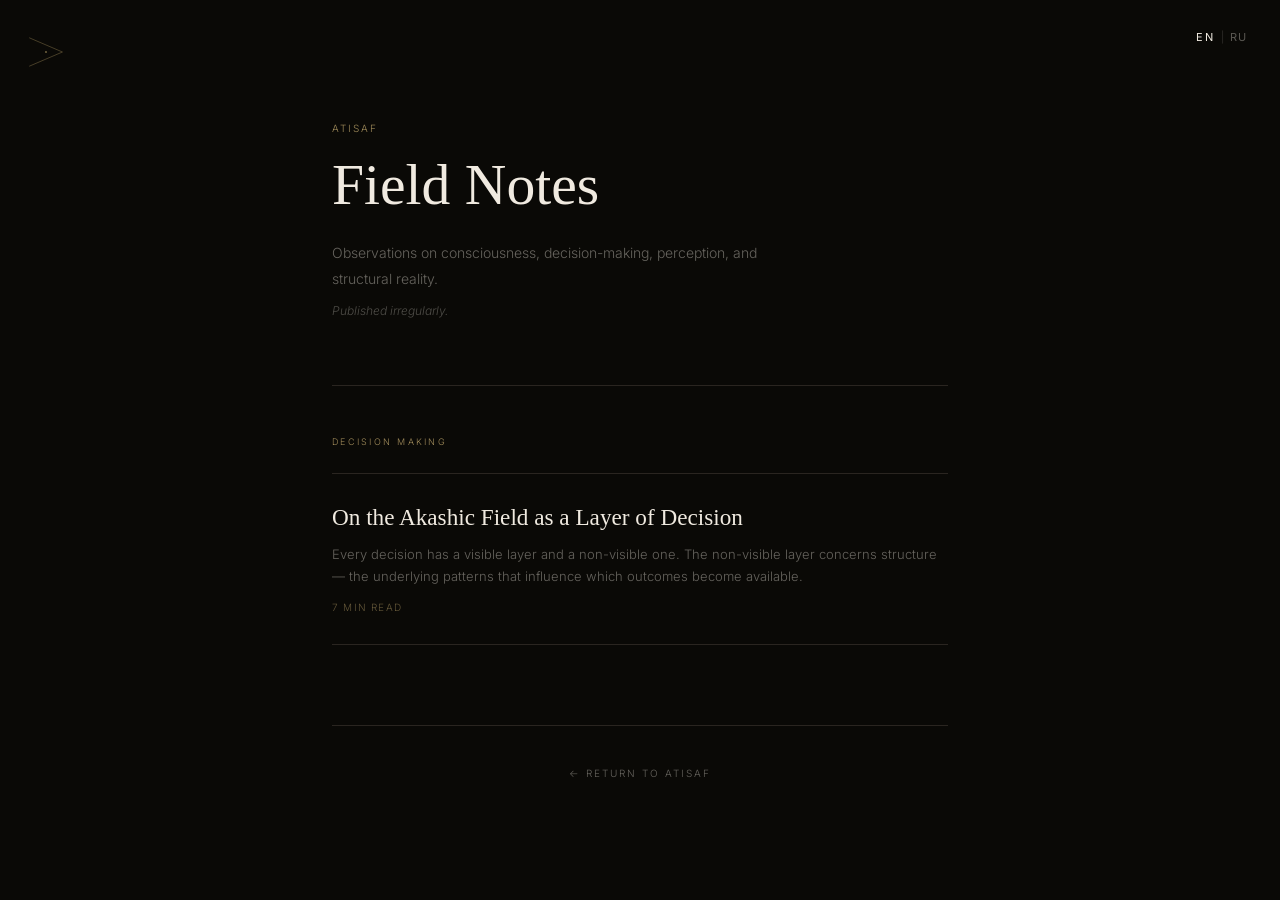
<file: notes/index.html>
<!DOCTYPE html>
<html lang="en">
<head>
<!-- Google tag (gtag.js) -->
<script async src="https://www.googletagmanager.com/gtag/js?id=G-1PYNWFEK0X"></script>
<script>
  window.dataLayer = window.dataLayer || [];
  function gtag(){dataLayer.push(arguments);}
  gtag("js", new Date());
  gtag("config", "G-1PYNWFEK0X");
</script>
    <meta charset="UTF-8">
    <meta name="viewport" content="width=device-width, initial-scale=1.0">
    <meta name="description" content="Field Notes from ATISAF — observations on consciousness, decision-making, perception, and structural reality.">
    <link rel="canonical" href="https://atisaf.com/notes/">
    <meta property="og:title" content="Field Notes | ATISAF">
    <meta property="og:url" content="https://atisaf.com/notes/">
    <title>Field Notes | ATISAF</title>
    <link rel="icon" type="image/svg+xml" href="../favicon.svg">
    <link rel="preconnect" href="https://fonts.googleapis.com">
    <link rel="preconnect" href="https://fonts.gstatic.com" crossorigin>
    <link href="https://fonts.googleapis.com/css2?family=Cormorant+Garant:ital,wght@0,300;0,400;0,500;1,300;1,400&family=Inter:wght@300;400&display=swap" rel="stylesheet">
    <style>
        :root {
            --bg:     #0A0906;
            --text:   #F0EAE0;
            --accent: #A08B5A;
            --muted:  rgba(240,234,224,0.4);
            --line:   #2A2520;
            --serif:  "Cormorant Garant", Georgia, serif;
            --sans:   "Inter", system-ui, sans-serif;
        }
        *, *::before, *::after { box-sizing: border-box; margin: 0; padding: 0; }
        html, body { background-color: #0A0906; }
        body {
            color: #F0EAE0;
            font-family: "Inter", system-ui, sans-serif;
            font-size: 16px;
            line-height: 1.7;
            font-weight: 300;
            min-height: 100vh;
        }
        .logo-fixed {
            position: fixed;
            top: 24px;
            left: 28px;
            z-index: 100;
            opacity: 0.7;
            text-decoration: none;
        }
        .logo-fixed svg { width: 36px; height: 56px; }
        .lang-switch {
            position: fixed;
            top: 28px;
            right: 32px;
            display: flex;
            align-items: center;
            gap: 6px;
            z-index: 100;
        }
        .lang-btn {
            background: none;
            border: none;
            font-family: "Inter", system-ui, sans-serif;
            font-size: 11px;
            letter-spacing: 0.15em;
            text-transform: uppercase;
            color: rgba(240,234,224,0.35);
            cursor: pointer;
            padding: 0;
            transition: color 0.3s;
        }
        .lang-btn.active, .lang-btn:hover { color: #F0EAE0; }
        .lang-sep { color: rgba(240,234,224,0.2); font-size: 11px; }
        .container {
            max-width: 680px;
            margin: 0 auto;
            padding: 120px 32px 80px;
        }
        .page-label {
            font-size: 10px;
            letter-spacing: 0.2em;
            text-transform: uppercase;
            color: #A08B5A;
            margin-bottom: 16px;
        }
        .page-title {
            font-family: "Cormorant Garant", Georgia, serif;
            font-size: clamp(2.4rem, 5vw, 3.6rem);
            font-weight: 300;
            line-height: 1.1;
            color: #F0EAE0;
            margin-bottom: 24px;
        }
        .page-desc {
            font-size: 14px;
            color: rgba(240,234,224,0.4);
            line-height: 1.8;
            max-width: 480px;
        }
        .divider {
            border: none;
            border-top: 1px solid #2A2520;
            margin: 48px 0;
        }
        .category-section { margin-bottom: 48px; }
        .category-label {
            font-size: 9px;
            letter-spacing: 0.25em;
            text-transform: uppercase;
            color: #A08B5A;
            margin-bottom: 24px;
        }
        .note-entry {
            padding: 28px 0;
            border-bottom: 1px solid #2A2520;
            text-decoration: none;
            display: block;
            transition: opacity 0.3s;
        }
        .note-entry:first-of-type { border-top: 1px solid #2A2520; }
        .note-entry:hover { opacity: 0.7; }
        .note-title {
            font-family: "Cormorant Garant", Georgia, serif;
            font-size: 1.45rem;
            font-weight: 400;
            color: #F0EAE0;
            line-height: 1.3;
            margin-bottom: 10px;
        }
        .note-excerpt {
            font-size: 13px;
            color: rgba(240,234,224,0.4);
            line-height: 1.7;
            margin-bottom: 12px;
        }
        .note-meta {
            font-size: 10px;
            letter-spacing: 0.12em;
            text-transform: uppercase;
            color: #A08B5A;
            opacity: 0.6;
        }
        .page-footer {
            margin-top: 80px;
            padding-top: 32px;
            border-top: 1px solid #2A2520;
            text-align: center;
        }
        .footer-link {
            font-size: 10px;
            letter-spacing: 0.2em;
            text-transform: uppercase;
            color: rgba(240,234,224,0.4);
            text-decoration: none;
            transition: color 0.3s;
        }
        .footer-link:hover { color: #F0EAE0; }
    </style>
</head>
<body>

<a href="https://atisaf.com/" class="logo-fixed" aria-label="ATISAF">
    <svg viewBox="0 0 92 80" fill="none" xmlns="http://www.w3.org/2000/svg">
        <polyline points="4,76 88,40 4,4" stroke="#A08B5A" stroke-width="1.5" fill="none" stroke-linecap="round" stroke-linejoin="round"/>
        <circle cx="46" cy="40" r="2.5" fill="#A08B5A"/>
    </svg>
</a>

<div class="lang-switch">
    <button class="lang-btn" data-lang="en">EN</button>
    <span class="lang-sep">|</span>
    <button class="lang-btn" data-lang="ru">RU</button>
</div>

<div class="container">
    <header style="margin-bottom:64px;">
        <p class="page-label">ATISAF</p>
        <h1 class="page-title" data-i18n="pageTitle">Field Notes</h1>
        <p class="page-desc" data-i18n="pageDescMain">Observations on consciousness, decision-making, perception, and structural reality.</p>
        <p style="font-size:12px;color:rgba(240,234,224,0.3);font-style:italic;margin-top:10px;" data-i18n="pageDescNote">Published irregularly.</p>
    </header>

    <hr class="divider">

    <section class="category-section">
        <p class="category-label" data-i18n="cat1">Decision Making</p>
        <a href="/notes/akashic-field-decision/" class="note-entry">
            <div class="note-title" data-i18n="note1title">On the Akashic Field as a Layer of Decision</div>
            <div class="note-excerpt" data-i18n="note1excerpt">Every decision has a visible layer and a non-visible one. The non-visible layer concerns structure — the underlying patterns that influence which outcomes become available.</div>
            <div class="note-meta" data-i18n="note1meta">7 min read</div>
        </a>
    </section>

    <footer class="page-footer">
        <a href="https://atisaf.com/" class="footer-link" data-i18n="backHome">← Return to ATISAF</a>
    </footer>
</div>

<script>
const t = {
    en: {
        pageTitle: "Field Notes",
        pageDescMain: "Observations on consciousness, decision-making, perception, and structural reality.",
        pageDescNote: "Published irregularly.",
        cat1: "Decision Making",
        note1title: "On the Akashic Field as a Layer of Decision",
        note1excerpt: "Every decision has a visible layer and a non-visible one. The non-visible layer concerns structure — the underlying patterns that influence which outcomes become available.",
        note1meta: "7 min read",
        backHome: "← Return to ATISAF"
    },
    ru: {
        pageTitle: "Записи поля",
        pageDescMain: "Наблюдения о сознании, принятии решений, восприятии и структуре реальности.",
        pageDescNote: "Публикуется нерегулярно.",
        cat1: "Принятие решений",
        note1title: "Поле Акаши как уровень принятия решений",
        note1excerpt: "У каждого решения есть видимый и невидимый уровень. Невидимый уровень касается структуры — паттернов, влияющих на то, какие исходы становятся доступными.",
        note1meta: "7 мин чтения",
        backHome: "← Вернуться на ATISAF"
    }
};

function applyLang(lang) {
    document.documentElement.lang = lang;
    document.querySelectorAll("[data-i18n]").forEach(el => {
        const key = el.getAttribute("data-i18n");
        if (t[lang] && t[lang][key]) el.innerHTML = t[lang][key];
    });
    document.querySelectorAll(".lang-btn").forEach(btn => {
        btn.classList.toggle("active", btn.dataset.lang === lang);
    });
    localStorage.setItem("atisaf-lang", lang);
}

const savedLang = localStorage.getItem("atisaf-lang") || "en";
applyLang(savedLang);

document.querySelectorAll(".lang-btn").forEach(btn => {
    btn.addEventListener("click", () => applyLang(btn.dataset.lang));
});
</script>
</body>
</html>
</file>
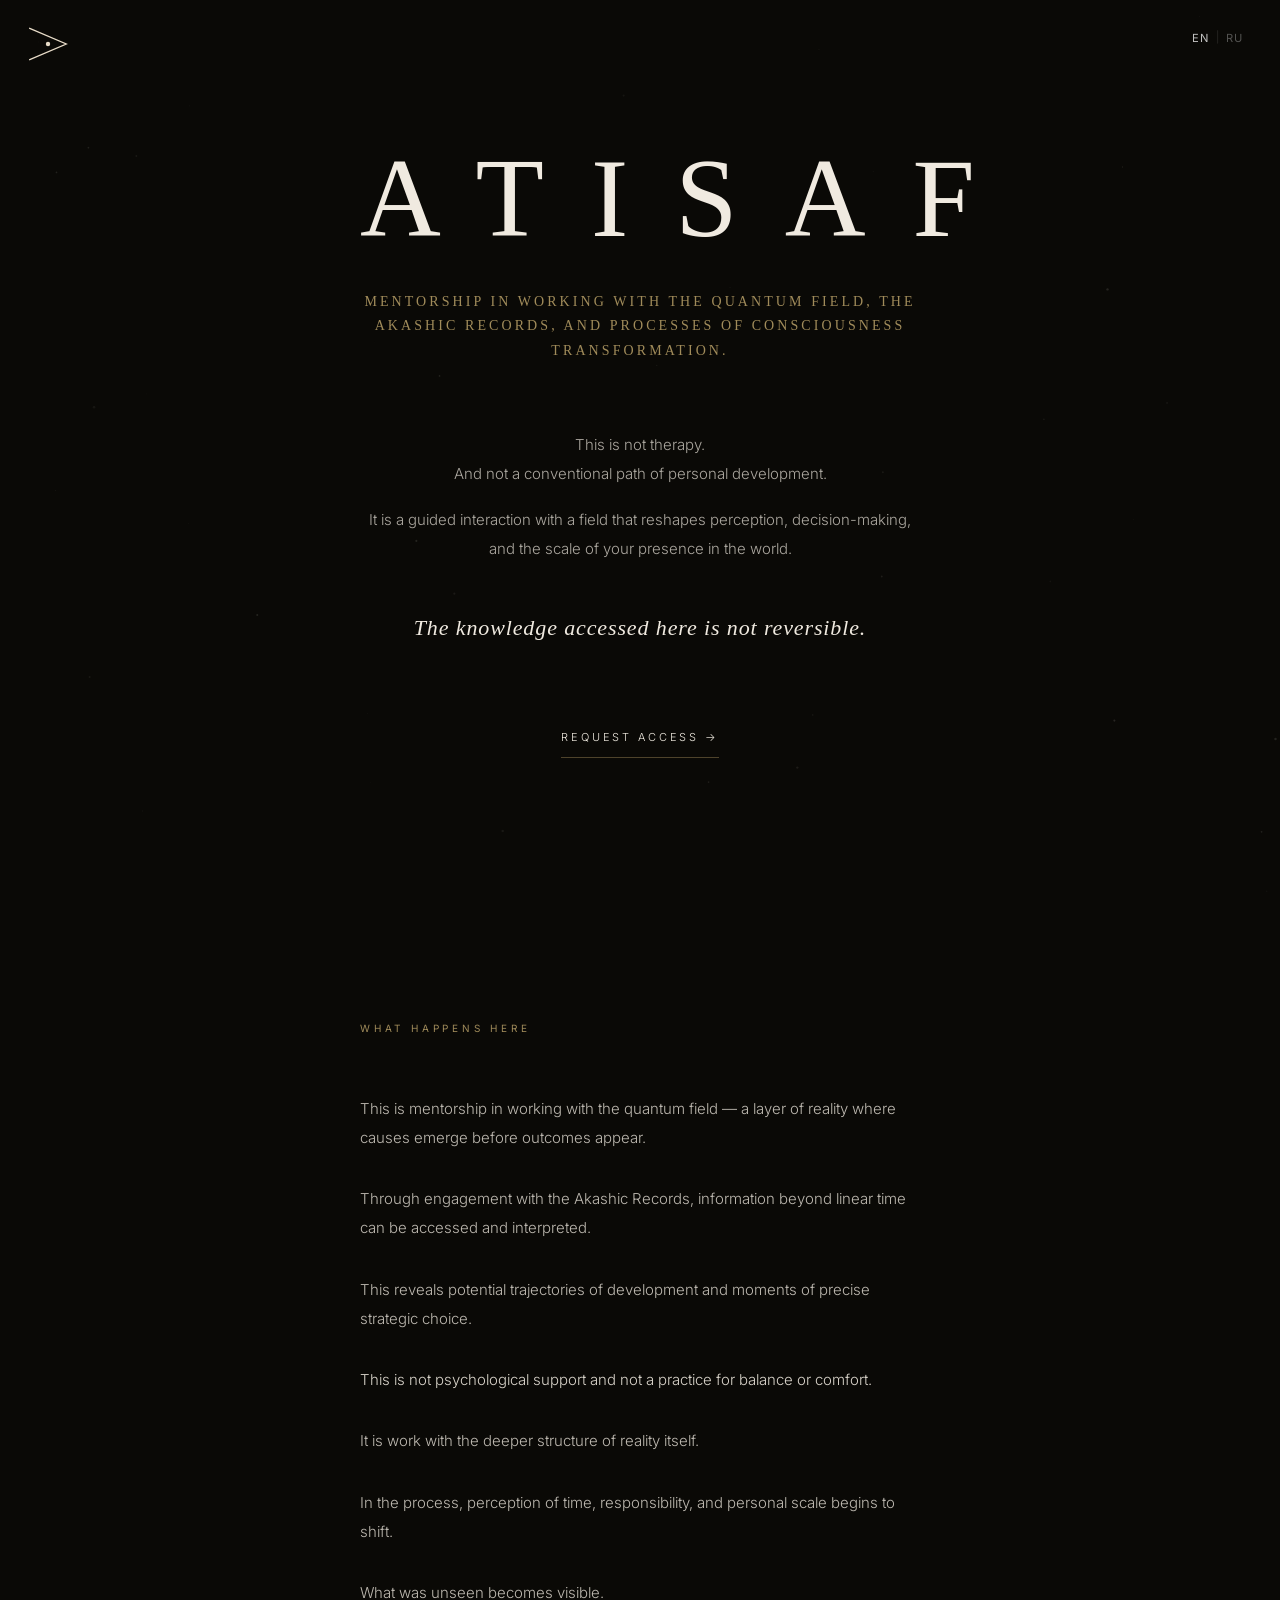
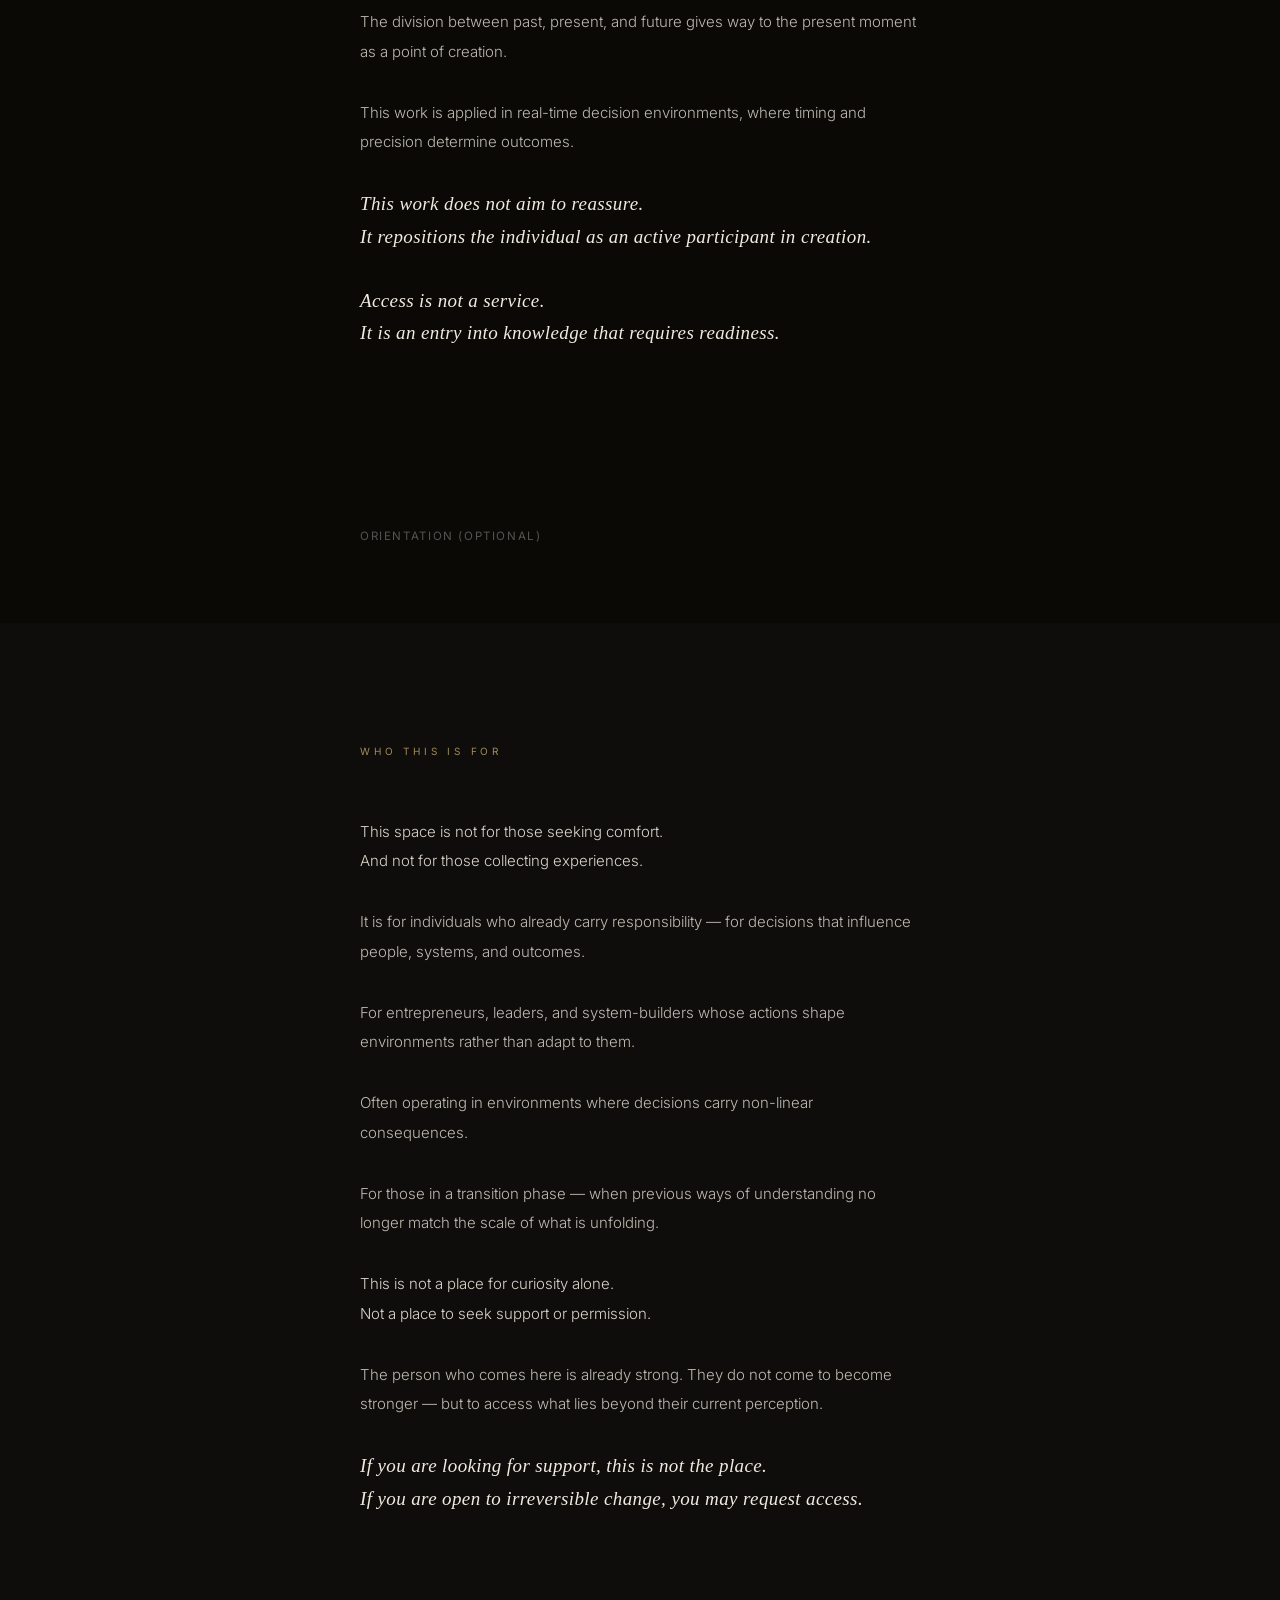
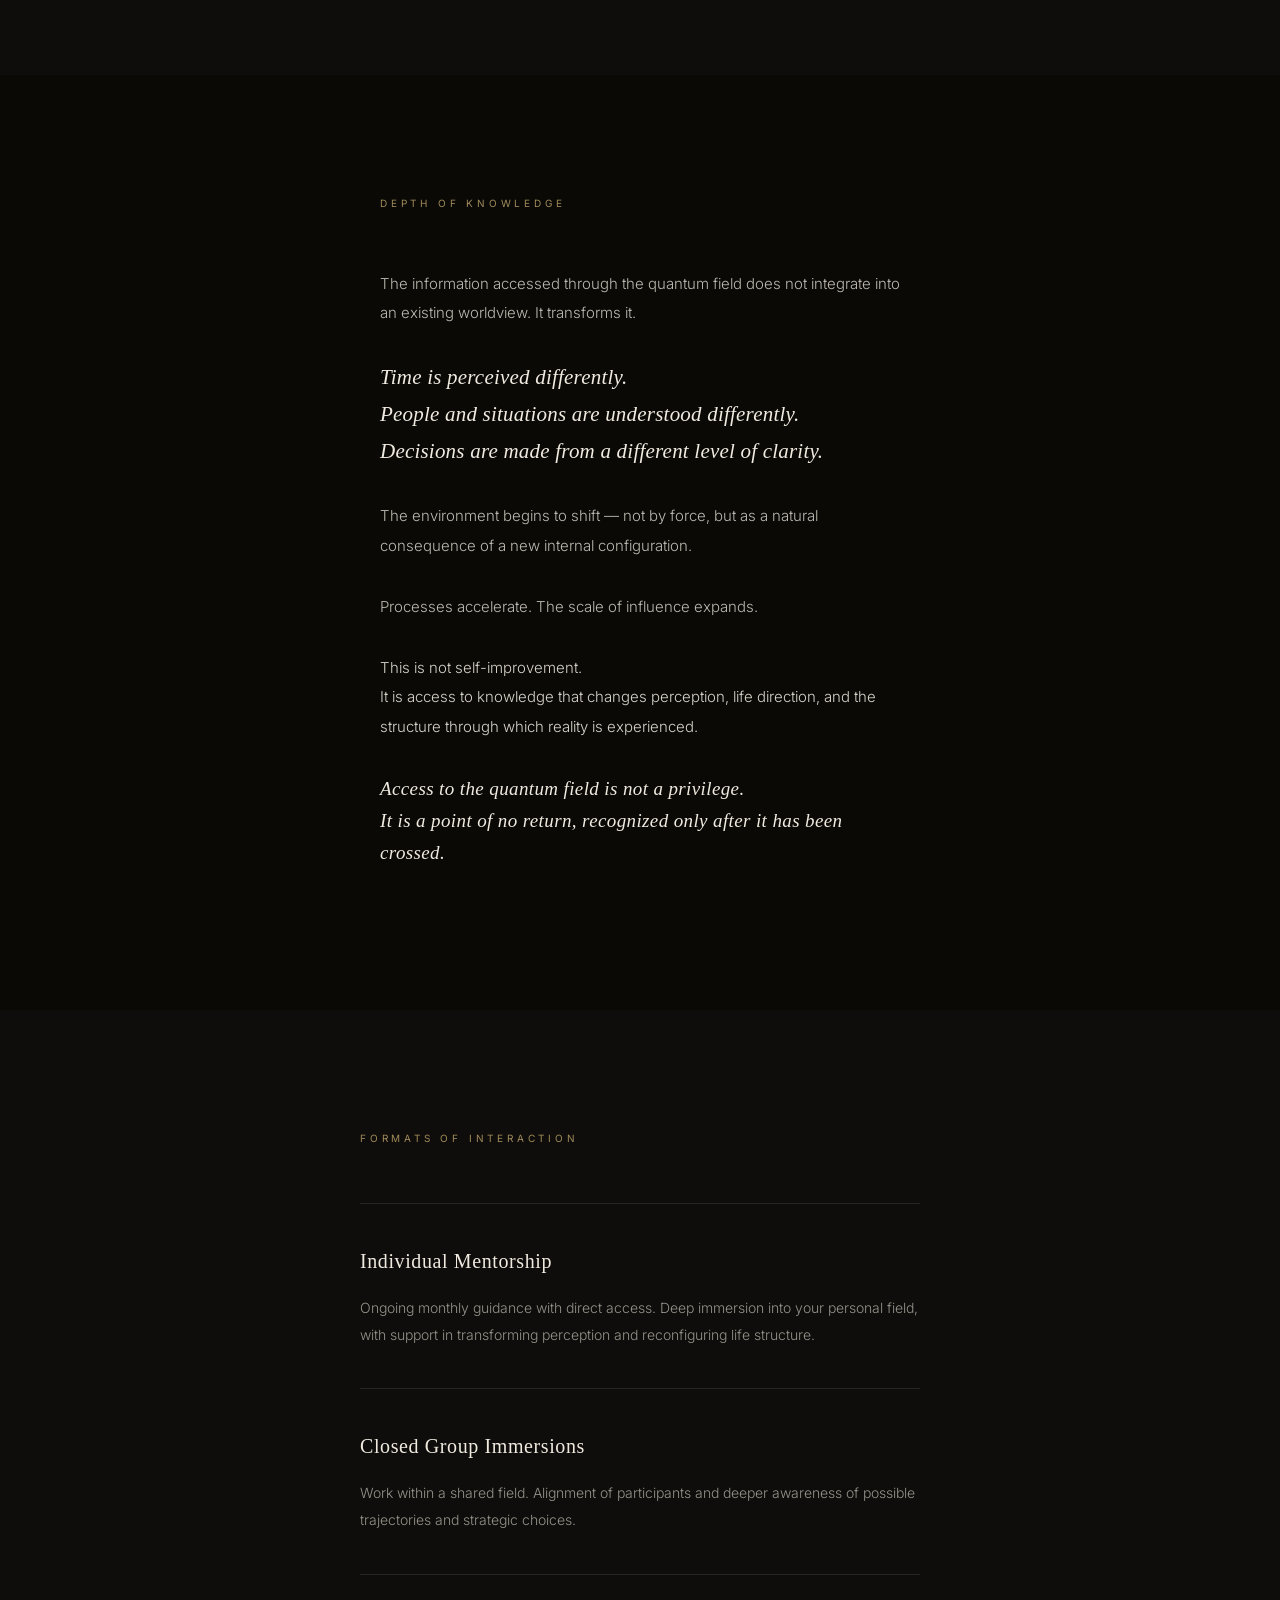
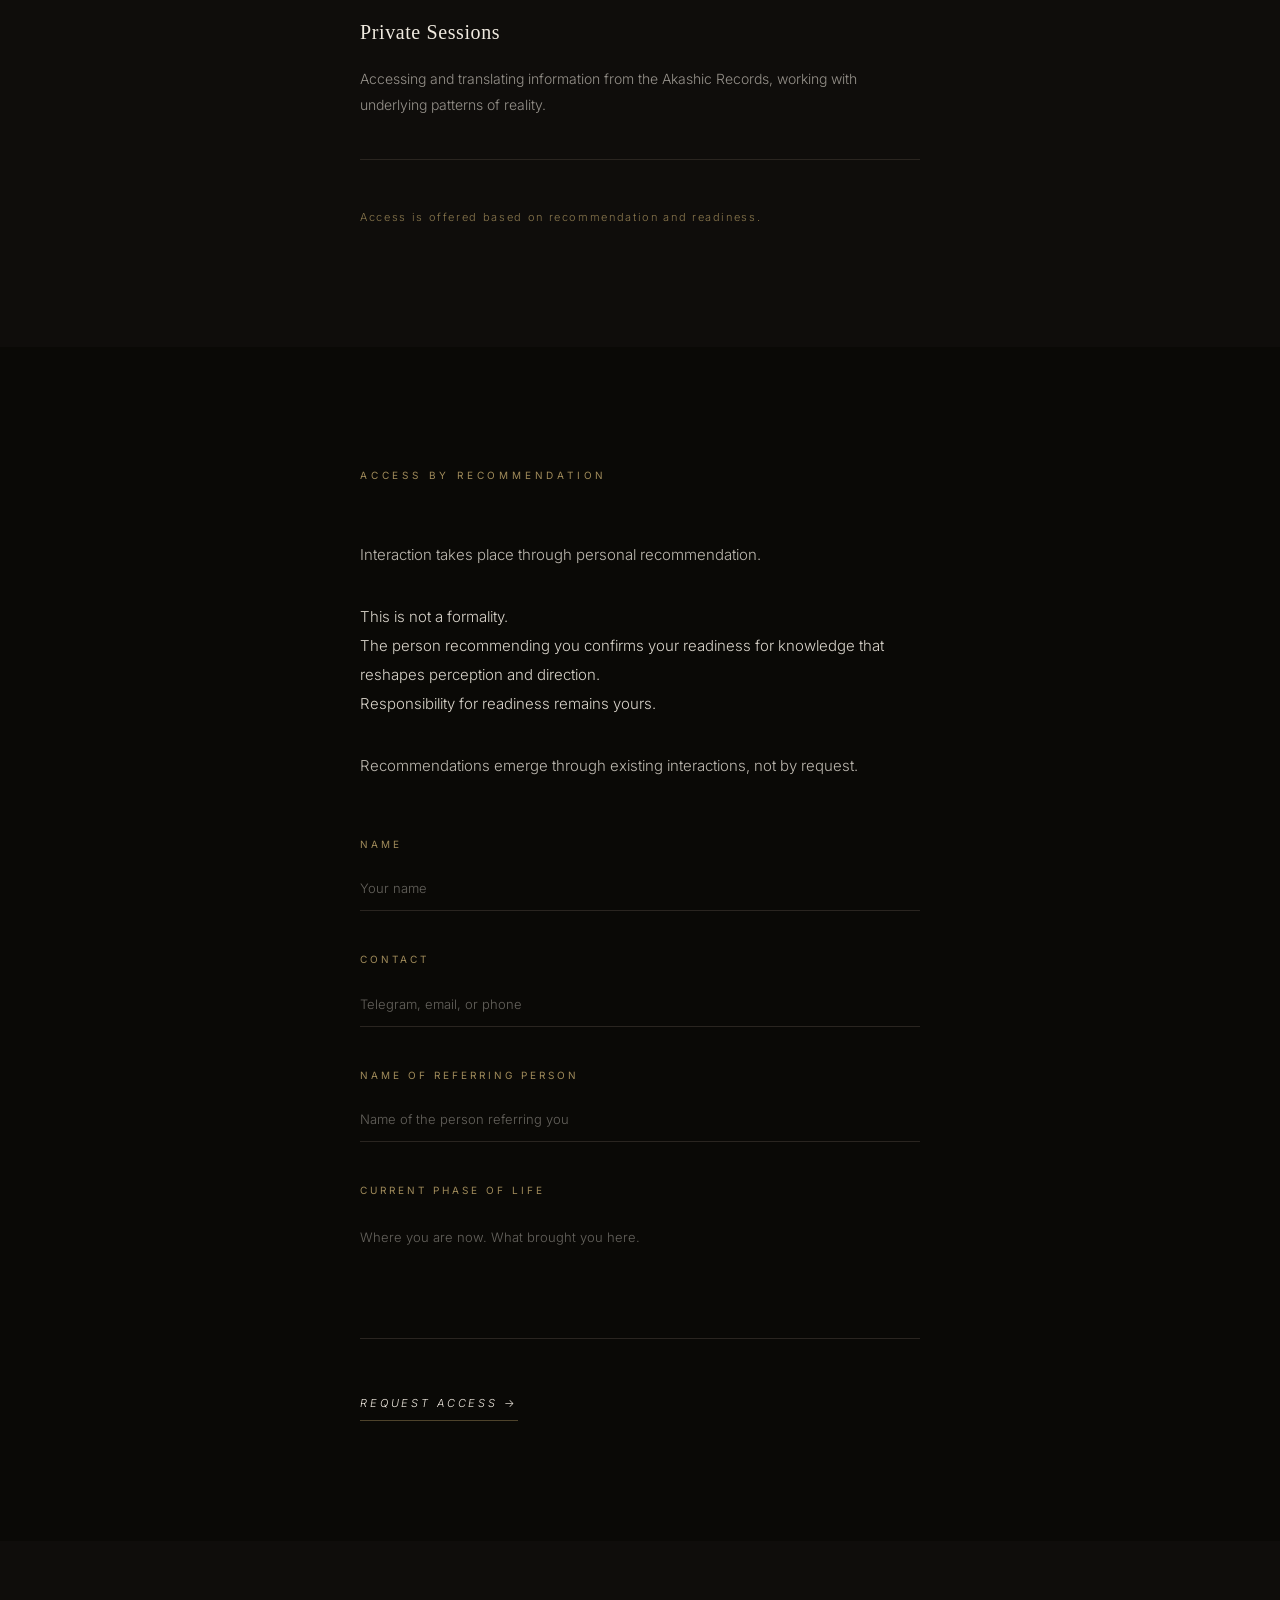
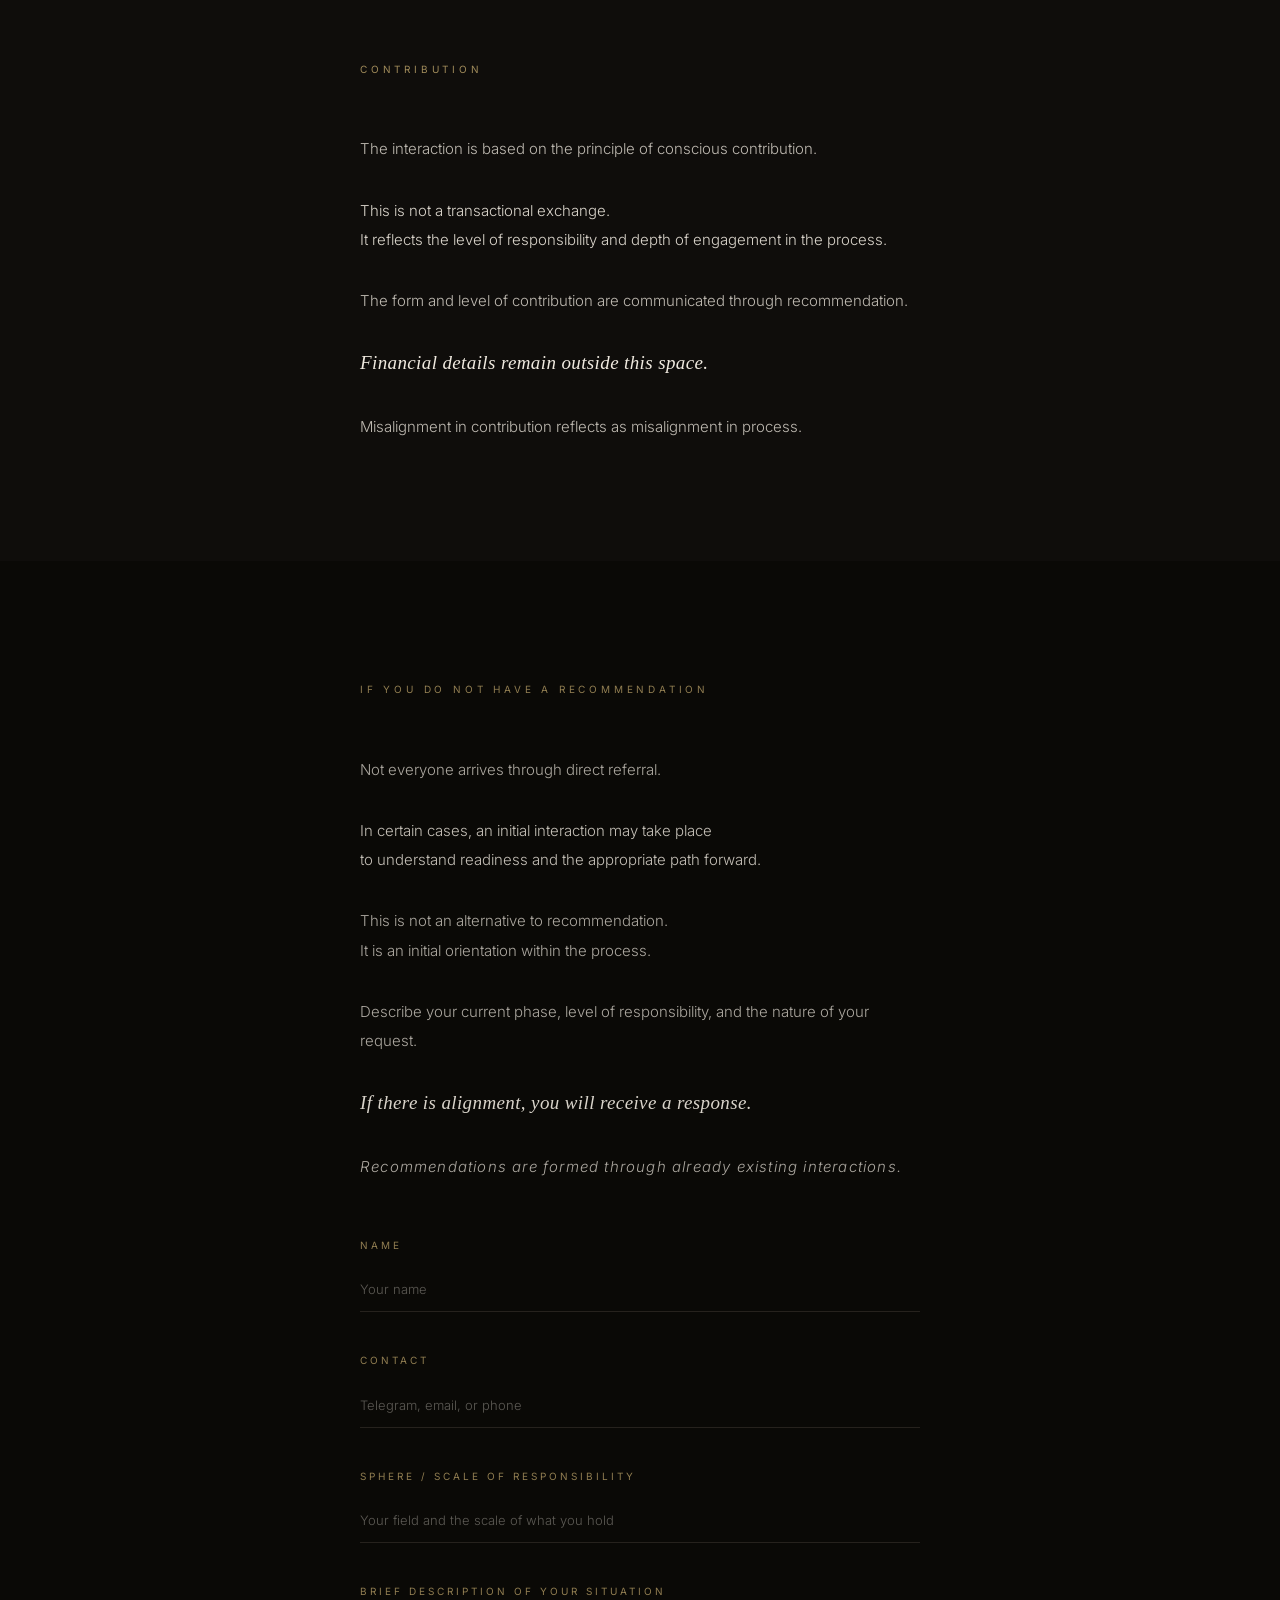
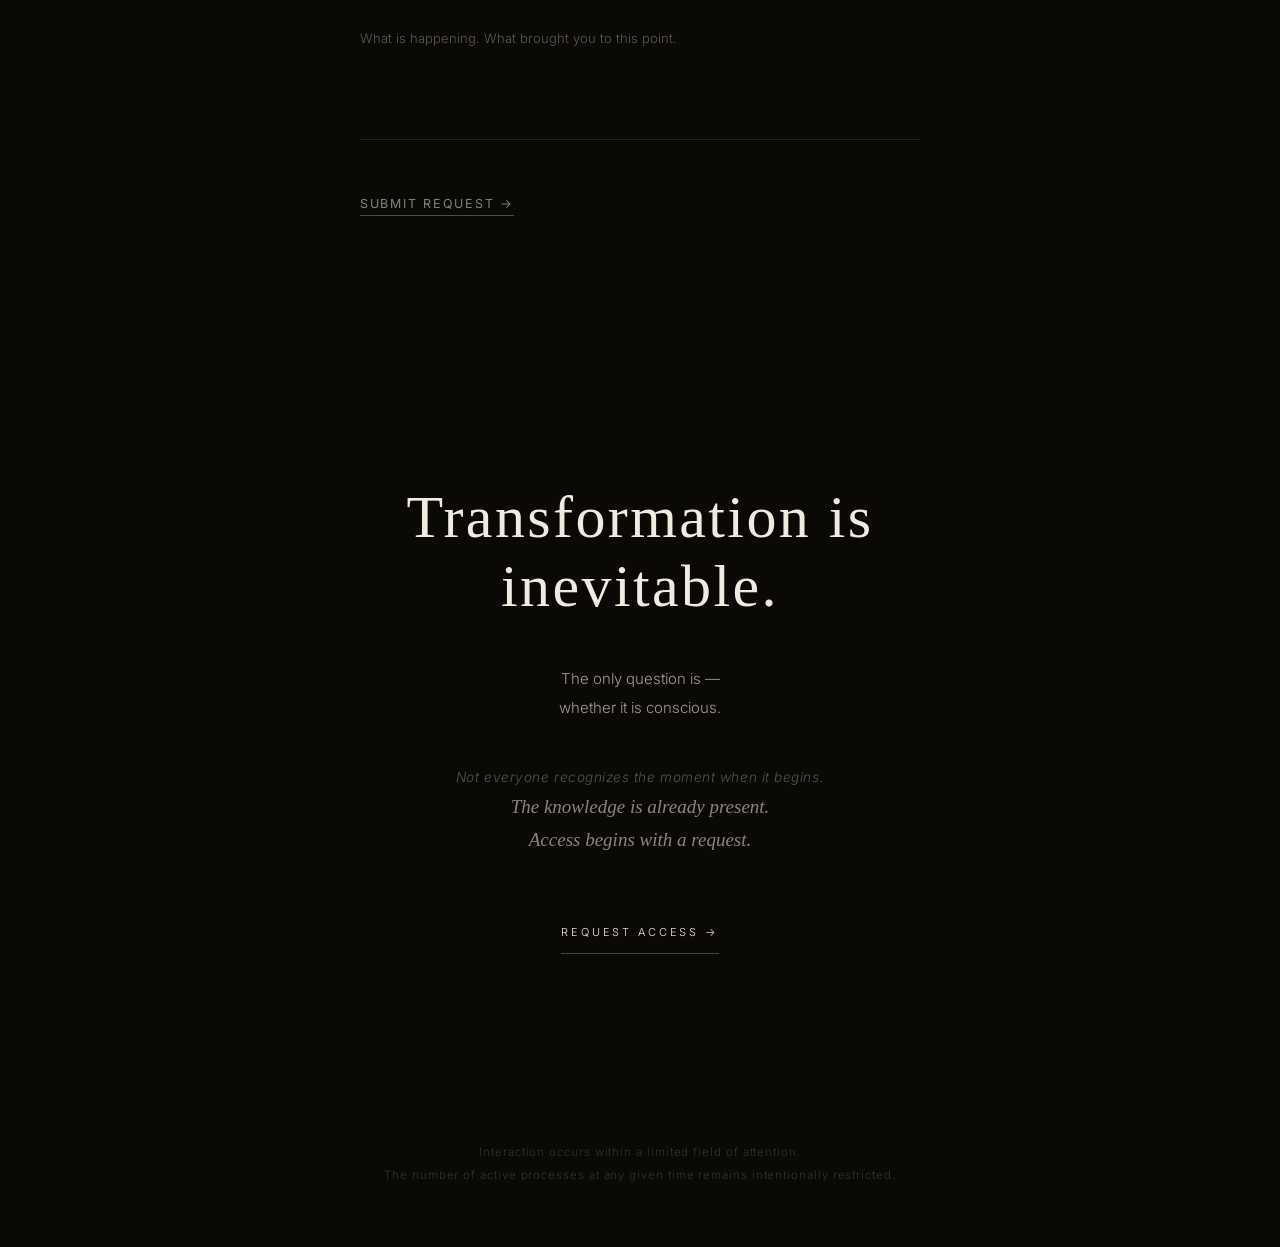
<file: Redesign_1/index.html>
<!DOCTYPE html>
<html lang="en">
<head>
    <meta charset="UTF-8">
    <meta name="viewport" content="width=device-width, initial-scale=1.0">
    <meta name="description" content="Mentorship in working with the quantum field and Akashic field. A private space for those ready for irreversible shifts in perception, decision-making, and life direction.">
    <meta name="keywords" content="quantum field mentorship, Akashic field, consciousness transformation, decision-making, perception, leadership">
    <meta property="og:title" content="Mentorship in the Quantum Field">
    <meta property="og:description" content="A private space for working with perception, decision-making, and the deeper structure of reality.">
    <meta property="og:type" content="website">
    <meta property="og:url" content="https://dimyanusa.github.io/2_project/Redesign_1/">
    <meta property="og:image" content="https://dimyanusa.github.io/2_project/Redesign_1/og-image-en.png">
    <meta property="og:image:width" content="1200">
    <meta property="og:image:height" content="630">
    <meta name="twitter:card" content="summary_large_image">
    <meta name="twitter:image" content="https://dimyanusa.github.io/2_project/Redesign_1/og-image-en.png">
    <title>Quantum Field Mentorship | Akashic Records &amp; Consciousness Work</title>
    <link rel="icon" type="image/svg+xml" href="/favicon.svg">
    <link rel="shortcut icon" href="/favicon.svg">
    <script type="application/ld+json">
    {
      "@context": "https://schema.org",
      "@type": "Person",
      "name": "Atisaf",
      "description": "Mentorship in the quantum field and Akashic field, focused on consciousness transformation, perception, and decision-making.",
      "url": "https://dimyanusa.github.io/2_project/Redesign_1/",
      "knowsAbout": ["Quantum Field","Akashic Records","Consciousness Transformation","Decision-Making","Perception","Leadership Development"],
      "offers": {
        "@type": "Service",
        "name": "Quantum Field Mentorship",
        "description": "Private mentorship for individuals working with perception, decision-making, and the deeper structure of reality."
      }
    }
    </script>
    <script type="application/ld+json">
    {
      "@context": "https://schema.org",
      "@type": "Service",
      "name": "Quantum Field Mentorship",
      "provider": { "@type": "Person", "name": "Atisaf" },
      "areaServed": "Global",
      "serviceType": "Private Mentorship",
      "description": "Mentorship in the quantum field and Akashic field, focused on consciousness, perception, and strategic decision-making."
    }
    </script>
    <link rel="preconnect" href="https://fonts.googleapis.com">
    <link rel="preconnect" href="https://fonts.gstatic.com" crossorigin>
    <link href="https://fonts.googleapis.com/css2?family=Cormorant+Garant:ital,wght@0,300;0,400;1,300;1,400&family=Inter:wght@300;400&display=swap" rel="stylesheet">
    <link rel="stylesheet" href="style.css">
</head>
<body>

    <div class="lang-switcher">
      <button class="lang-btn active" data-lang="en" onclick="applyLang('en')">EN</button>
      <span class="lang-sep">|</span>
      <button class="lang-btn" data-lang="ru" onclick="applyLang('ru')">RU</button>
    </div>

    <!-- ══════════════════════════════════════
         СЕКЦИЯ 0: HERO
    ══════════════════════════════════════ -->
    <section id="hero">
        <canvas id="particles-canvas"></canvas>
        <div class="logo-header fade-in">
          <svg xmlns="http://www.w3.org/2000/svg" width="40" height="40" viewBox="0 0 92 80">
            <polyline points="4,76 88,40 4,4" fill="none" stroke="#e8dcc8" stroke-width="3" stroke-linejoin="miter" stroke-linecap="square"/>
            <circle cx="46" cy="40" r="5" fill="#e8dcc8"/>
          </svg>
        </div>
        <div class="hero-inner">
            <div class="hero-brand fade-in" data-i18n="heroBrand">ATISAF</div>
            <h1 style="position:absolute;width:1px;height:1px;overflow:hidden;opacity:0;pointer-events:none;">
              Mentorship in the Quantum Field, Akashic Records, and Consciousness Transformation
            </h1>
            <div class="hero-tagline fade-in delay-1" data-i18n="heroTagline">Mentorship in working with the quantum field, the Akashic field, and processes of consciousness transformation.</div>
            <div class="hero-body fade-in delay-2">
                <p data-i18n="heroBody1">This is not therapy.<br>And not a conventional path of personal development.</p>
                <p data-i18n="heroBody2">It is a guided interaction with a field that reshapes perception, decision-making, and the scale of your presence in the world.</p>
                <p class="hero-key" data-i18n="heroKey">The knowledge accessed here is <em>not reversible</em>.</p>
            </div>
            <a href="#recommendation" class="btn-cta fade-in delay-3" data-i18n="heroCta">Request access →</a>
        </div>
    </section>

    <!-- ══════════════════════════════════════
         СЕКЦИЯ 1: ЧТО ЗДЕСЬ ПРОИСХОДИТ
    ══════════════════════════════════════ -->
    <section class="section" id="what">
        <div class="container">
            <div class="fade-in">
                <h2 class="section-label" data-i18n="label1">What Happens Here</h2>
                <div class="prose">
                    <p data-i18n="s1p1">This is mentorship in working with the quantum field — a layer of reality where causes emerge before outcomes appear.</p>
                    <p data-i18n="s1p2">Through engagement with the Akashic field, information beyond linear time can be accessed and interpreted.</p>
                    <p data-i18n="s1p3">This reveals potential trajectories of development and moments of precise strategic choice.</p>
                    <p class="stmt-pair" data-i18n="s1p4">This is not psychological support and not a practice for balance or comfort.</p>
                    <p data-i18n="s1p5">It is work with the deeper structure of reality itself.</p>
                    <p data-i18n="s1p6">In the process, perception of time, responsibility, and personal scale begins to shift.</p>
                    <p data-i18n="s1p7">What was unseen becomes visible.<br>The division between past, present, and future gives way to the present moment as a point of creation.</p>
                    <p data-i18n="s1practice">This work is applied in real-time decision environments, where timing and precision determine outcomes.</p>
                    <p class="stmt-key" data-i18n="s1key1">This work does not aim to reassure.<br>It repositions the individual as an active participant in creation.</p>
                    <p class="stmt-key" data-i18n="s1key2">Access is not a service.<br>It is an entry into knowledge that requires readiness.</p>
                </div>
            </div>
        </div>
    </section>

    <!-- ══════════════════════════════════════
         ОРИЕНТАЦИЯ (раскрывающийся блок)
    ══════════════════════════════════════ -->
    <section class="section orientation-section" id="orientation">
      <div class="container">
        <div class="orientation-block fade-in">

          <button class="orientation-toggle" data-i18n="orientToggle">Orientation (optional)</button>

          <div class="orientation-content">

            <div class="orientation-text">
              <p data-i18n="orient1"></p>
              <p data-i18n="orient2"></p>
              <p data-i18n="orient3"></p>
              <p data-i18n="orient4"></p>
            </div>

            <button class="orientation-deeper-toggle" data-i18n="orientDeeperBtn">Deeper layer →</button>

            <div class="orientation-deeper">
              <p data-i18n="deeper1"></p>
              <p data-i18n="deeper2"></p>
              <p data-i18n="deeper3"></p>
              <p data-i18n="deeper4"></p>
              <p data-i18n="deeper5"></p>
              <p data-i18n="deeper6"></p>
              <div class="deeper-cta">
                <p data-i18n="deeperCta"></p>
                <a href="#recommendation" data-i18n="silentCta"></a>
              </div>
            </div>

          </div>
        </div>
      </div>
    </section>

    <div class="section-bridge fade-in">
      <p data-i18n="bridgeForWhom"></p>
    </div>

    <!-- ══════════════════════════════════════
         СЕКЦИЯ 2: ДЛЯ КОГО
    ══════════════════════════════════════ -->
    <section class="section section-alt" id="for-whom">
        <div class="container">
            <div class="fade-in">
                <h2 class="section-label" data-i18n="label2">Who This Is For</h2>
                <div class="prose">
                    <p class="stmt-pair" data-i18n="s2p1">This space is not for those seeking comfort.<br>And not for those collecting experiences.</p>
                    <p data-i18n="s2p2">It is for individuals who already carry responsibility — for decisions that influence people, systems, and outcomes.</p>
                    <p data-i18n="s2p3">For entrepreneurs, leaders, and system-builders whose actions shape environments rather than adapt to them.</p>
                    <p data-i18n="s2stakes">Often operating in environments where decisions carry non-linear consequences.</p>
                    <p data-i18n="s2p4">For those in a transition phase — when previous ways of understanding no longer match the scale of what is unfolding.</p>
                    <p class="stmt-pair" data-i18n="s2p5">This is not a place for curiosity alone.<br>Not a place to seek support or permission.</p>
                    <p data-i18n="s2p6">The person who comes here is already strong. They do not come to become stronger — but to access what lies beyond their current perception.</p>
                    <p class="stmt-key" data-i18n="s2key">If you are looking for support, this is not the place.<br>If you are open to irreversible change, you may request access.</p>
                </div>
                <div class="silent-cta fade-in">
                  <a href="#recommendation" data-i18n="silentCta"></a>
                </div>
            </div>
        </div>
    </section>

    <!-- ══════════════════════════════════════
         СЕКЦИЯ 3: ГЛУБИНА ЗНАНИЯ
    ══════════════════════════════════════ -->
    <section class="section" id="depth">
        <div class="container">
            <div class="fade-in">
                <h2 class="section-label" data-i18n="label3">Depth of Knowledge</h2>
                <div class="prose">
                    <p data-i18n="s3p1">The information accessed through the quantum field does not integrate into an existing worldview. It transforms it.</p>
                    <p class="stmt-triple" data-i18n="s3triple">Time is perceived differently.<br>People and situations are understood differently.<br>Decisions are made from a different level of clarity.</p>
                    <p data-i18n="s3p2">The environment begins to shift — not by force, but as a natural consequence of a new internal configuration.</p>
                    <p data-i18n="s3p3">Processes accelerate. The scale of influence expands.</p>
                    <p class="stmt-pair" data-i18n="s3p4">This is not self-improvement.<br>It is access to knowledge that changes perception, life direction, and the structure through which reality is experienced.</p>
                    <p class="stmt-key" data-i18n="s3key">Access to the quantum field is not a privilege.<br>It is a <em>point of no return</em>, recognized only after it has been crossed.</p>
                </div>
            </div>
        </div>
    </section>

    <div class="section-bridge fade-in">
      <p data-i18n="bridgeAfterDepth"></p>
    </div>

    <!-- ══════════════════════════════════════
         СЕКЦИЯ 4: ФОРМАТЫ ВЗАИМОДЕЙСТВИЯ
    ══════════════════════════════════════ -->
    <section class="section section-alt" id="formats">
        <div class="container">
            <div class="fade-in">
                <h2 class="section-label" data-i18n="label4">Formats of Interaction</h2>
                <div class="formats-list">
                    <div class="format-item">
                        <h3 class="format-name" data-i18n="format1name">Individual Mentorship</h3>
                        <div class="format-desc" data-i18n="format1desc">Ongoing monthly guidance with direct access. Deep immersion into your personal field, with support in transforming perception and reconfiguring life structure.</div>
                    </div>
                    <div class="format-item">
                        <h3 class="format-name" data-i18n="format2name">Closed Group Immersions</h3>
                        <div class="format-desc" data-i18n="format2desc">Work within a shared field. Alignment of participants and deeper awareness of possible trajectories and strategic choices.</div>
                    </div>
                    <div class="format-item">
                        <h3 class="format-name" data-i18n="format3name">Private Sessions</h3>
                        <div class="format-desc" data-i18n="format3desc">Accessing and translating information from the Akashic field, working with underlying patterns of reality.</div>
                    </div>
                </div>
                <p class="formats-note" data-i18n="formatsNote">Access is offered based on recommendation and readiness.</p>
            </div>
        </div>
    </section>

    <!-- ══════════════════════════════════════
         СЕКЦИЯ 5: ВХОД ПО РЕКОМЕНДАЦИИ
    ══════════════════════════════════════ -->
    <section class="section" id="recommendation">
        <div class="container">
            <div class="fade-in">
                <h2 class="section-label" data-i18n="label5">Access by Recommendation</h2>
                <div class="prose form-intro">
                    <p data-i18n="s5p1">Interaction takes place through personal recommendation.</p>
                    <p class="stmt-pair" data-i18n="s5p2">This is not a formality.<br>The person recommending you confirms your readiness for knowledge that reshapes perception and direction.<br>Responsibility for readiness remains yours.</p>
                    <p data-i18n="s5p3">Recommendations emerge through existing interactions, not by request.</p>
                </div>

                <form id="access-form" action="https://formspree.io/f/mlgwkkbw" method="POST">
                    <div class="field">
                        <label for="name" data-i18n-label="fieldName">Name</label>
                        <input type="text" id="name" name="name" placeholder="Your name" data-i18n-placeholder="placeholderName" required autocomplete="off">
                    </div>
                    <div class="field">
                        <label for="contact" data-i18n-label="fieldContact">Contact</label>
                        <input type="text" id="contact" name="contact" placeholder="Telegram, email, or phone" data-i18n-placeholder="placeholderContact" required autocomplete="off">
                    </div>
                    <div class="field">
                        <label for="recommender" data-i18n-label="fieldRecommender">Name of referring person</label>
                        <input type="text" id="recommender" name="recommender" placeholder="Name of the person referring you" data-i18n-placeholder="placeholderRecommender" required autocomplete="off">
                    </div>
                    <div class="field">
                        <label for="phase" data-i18n-label="fieldPhase">Current phase of life</label>
                        <textarea id="phase" name="phase" rows="4" placeholder="Where you are now. What brought you here." data-i18n-placeholder="placeholderPhase" required></textarea>
                    </div>
                    <div class="field-submit">
                        <button type="submit" class="btn-cta" data-i18n="btnSubmit"><em>Request access</em> →</button>
                    </div>
                </form>

                <div id="form-success" class="form-success" style="display:none;">
                    <p data-i18n="formSuccess">Request received.<br>Further interaction depends on alignment and will follow where appropriate.</p>
                </div>
            </div>
        </div>
    </section>

    <!-- ══════════════════════════════════════
         СЕКЦИЯ 6: ВКЛАД
    ══════════════════════════════════════ -->
    <section class="section section-alt" id="offering">
        <div class="container">
            <div class="fade-in">
                <h2 class="section-label" data-i18n="label6">Contribution</h2>
                <div class="prose">
                    <p data-i18n="s6p1">The interaction is based on the principle of conscious contribution.</p>
                    <p class="stmt-pair" data-i18n="s6p2">This is not a transactional exchange.<br>It reflects the level of responsibility and depth of engagement in the process.</p>
                    <p data-i18n="s6p3">The form and level of contribution are communicated through recommendation.</p>
                    <p class="stmt-key" data-i18n="s6key">Financial details remain outside this space.</p>
                    <p data-i18n="s6final">Misalignment in contribution reflects as misalignment in process.</p>
                </div>
            </div>
        </div>
    </section>

    <!-- ══════════════════════════════════════
         СЕКЦИЯ 7: ЕСЛИ У ВАС НЕТ РЕКОМЕНДАЦИИ
    ══════════════════════════════════════ -->
    <section class="section" id="no-recommendation">
        <div class="container">
            <div class="fade-in">
                <h2 class="section-label" data-i18n="label7">If You Do Not Have a Recommendation</h2>
                <div class="prose form-intro">
                    <p data-i18n="s7p1">Not everyone arrives through direct referral.</p>
                    <p class="stmt-pair" data-i18n="s7p2">In certain cases, an initial interaction may take place<br>to understand readiness and the appropriate path forward.</p>
                    <p data-i18n="s7p3">This is not an alternative to recommendation.<br>It is an initial orientation within the process.</p>
                    <p data-i18n="s7p4">Describe your current phase, level of responsibility, and the nature of your request.</p>
                    <p class="stmt-key" data-i18n="s7key">If there is alignment, you will receive a response.</p>
                    <p class="orientation-note" data-i18n="s7note">Recommendations are formed through already existing interactions.</p>
                </div>

                <form id="orientation-form" action="https://formspree.io/f/mlgwkkbw" method="POST">
                    <input type="hidden" name="_subject" value="Запрос на ориентацию (без рекомендации)">
                    <div class="field">
                        <label for="or-name" data-i18n-label="fieldName">Name</label>
                        <input type="text" id="or-name" name="name" required autocomplete="off" placeholder="Your name" data-i18n-placeholder="placeholderName">
                    </div>
                    <div class="field">
                        <label for="or-contact" data-i18n-label="fieldContact">Contact</label>
                        <input type="text" id="or-contact" name="contact" required autocomplete="off" placeholder="Telegram, email, or phone" data-i18n-placeholder="placeholderContact">
                    </div>
                    <div class="field">
                        <label for="or-scope" data-i18n-label="fieldScope">Sphere / scale of responsibility</label>
                        <input type="text" id="or-scope" name="scope" required autocomplete="off" placeholder="Your field and the scale of what you hold" data-i18n-placeholder="placeholderScope">
                    </div>
                    <div class="field">
                        <label for="or-situation" data-i18n-label="fieldSituation">Brief description of your situation</label>
                        <textarea id="or-situation" name="situation" rows="4" required placeholder="What is happening. What brought you to this point." data-i18n-placeholder="placeholderSituation"></textarea>
                    </div>
                    <div class="field-submit">
                        <button type="submit" class="btn-orientation" data-i18n="btnOrientation">Submit request →</button>
                    </div>
                </form>

                <div id="orientation-success" class="form-success" style="display:none;">
                    <p data-i18n="orientationSuccess">Your request has been received.<br>If there is alignment, you will hear back.</p>
                </div>
            </div>
        </div>
    </section>

    <!-- ══════════════════════════════════════
         СЕКЦИЯ 8: ФИНАЛЬНЫЙ ЭКРАН
    ══════════════════════════════════════ -->
    <section id="final">
        <div class="final-inner fade-in">
            <p class="final-title" data-i18n="finalTitle">Transformation is inevitable.</p>
            <p class="final-sub" data-i18n="finalSub">The only question is —<br>whether it is conscious.</p>
            <p class="final-extra" data-i18n="finalExtra">Not everyone recognizes the moment when it begins.</p>
            <p class="final-note" data-i18n="finalNote">The knowledge is already present.<br>Access begins with a request.</p>
            <p class="final-signal fade-in" data-i18n="finalSignal"></p>
            <a href="#recommendation" class="btn-cta" data-i18n="finalCta">Request access →</a>
        </div>
    </section>

    <div class="authority-signal">
      <p data-i18n="authorityLine1">Interaction occurs within a limited field of attention.</p>
      <p data-i18n="authorityLine2">The number of active processes at any given time remains intentionally restricted.</p>
    </div>
    <script src="main.js"></script>
    <script src="i18n.js"></script>
</body>
</html>
</file>
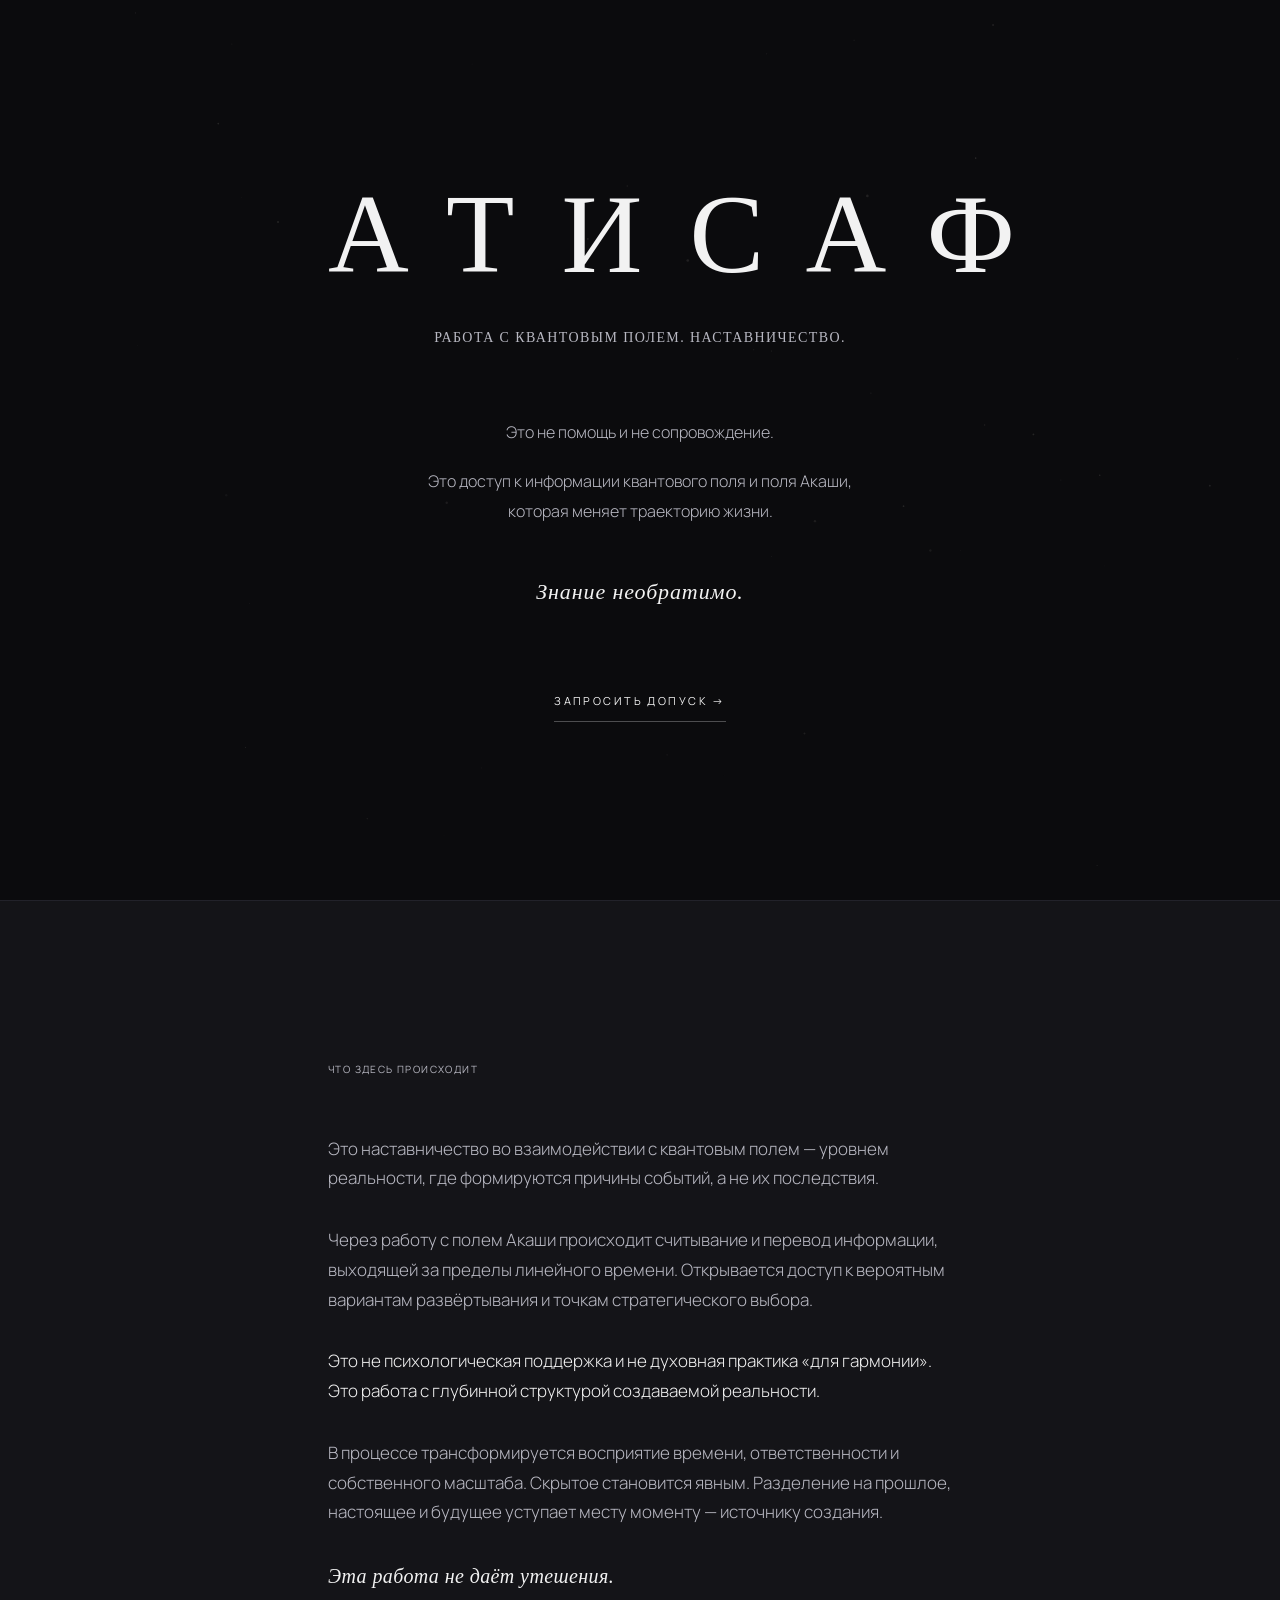
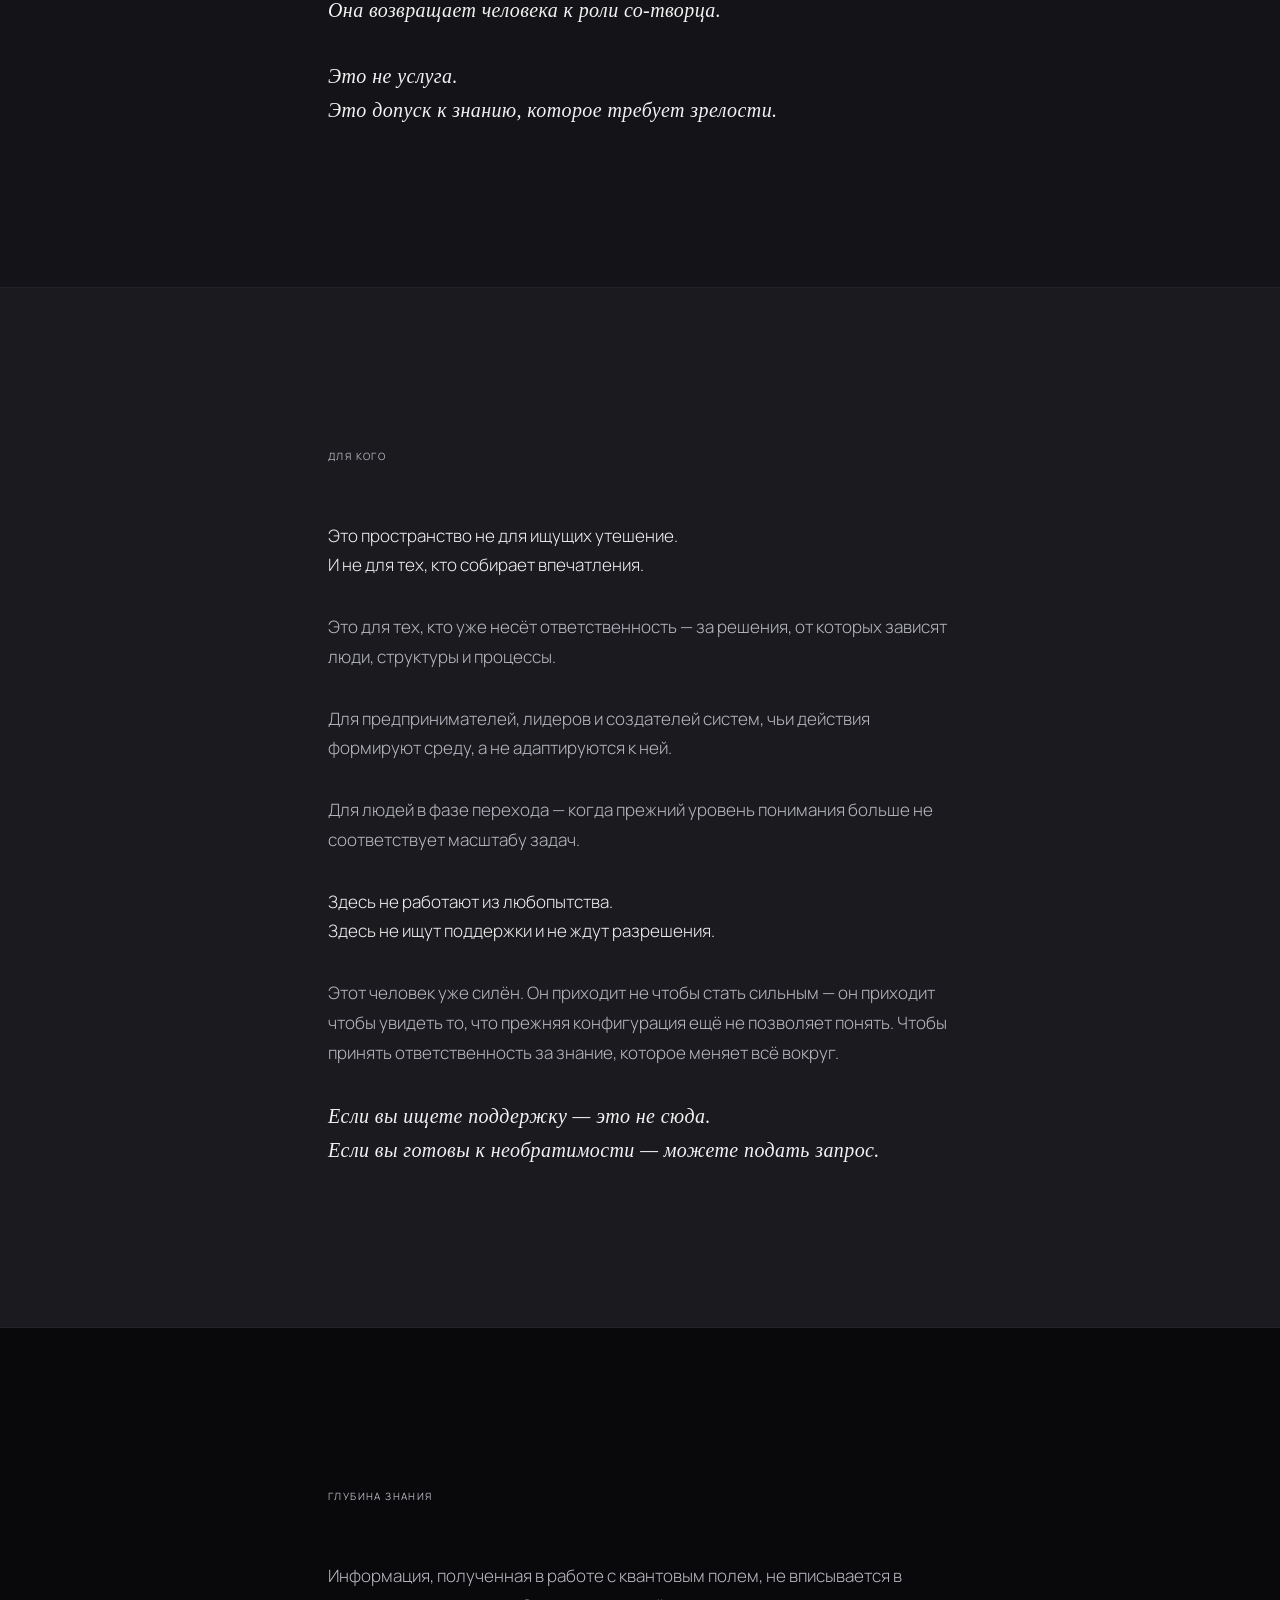
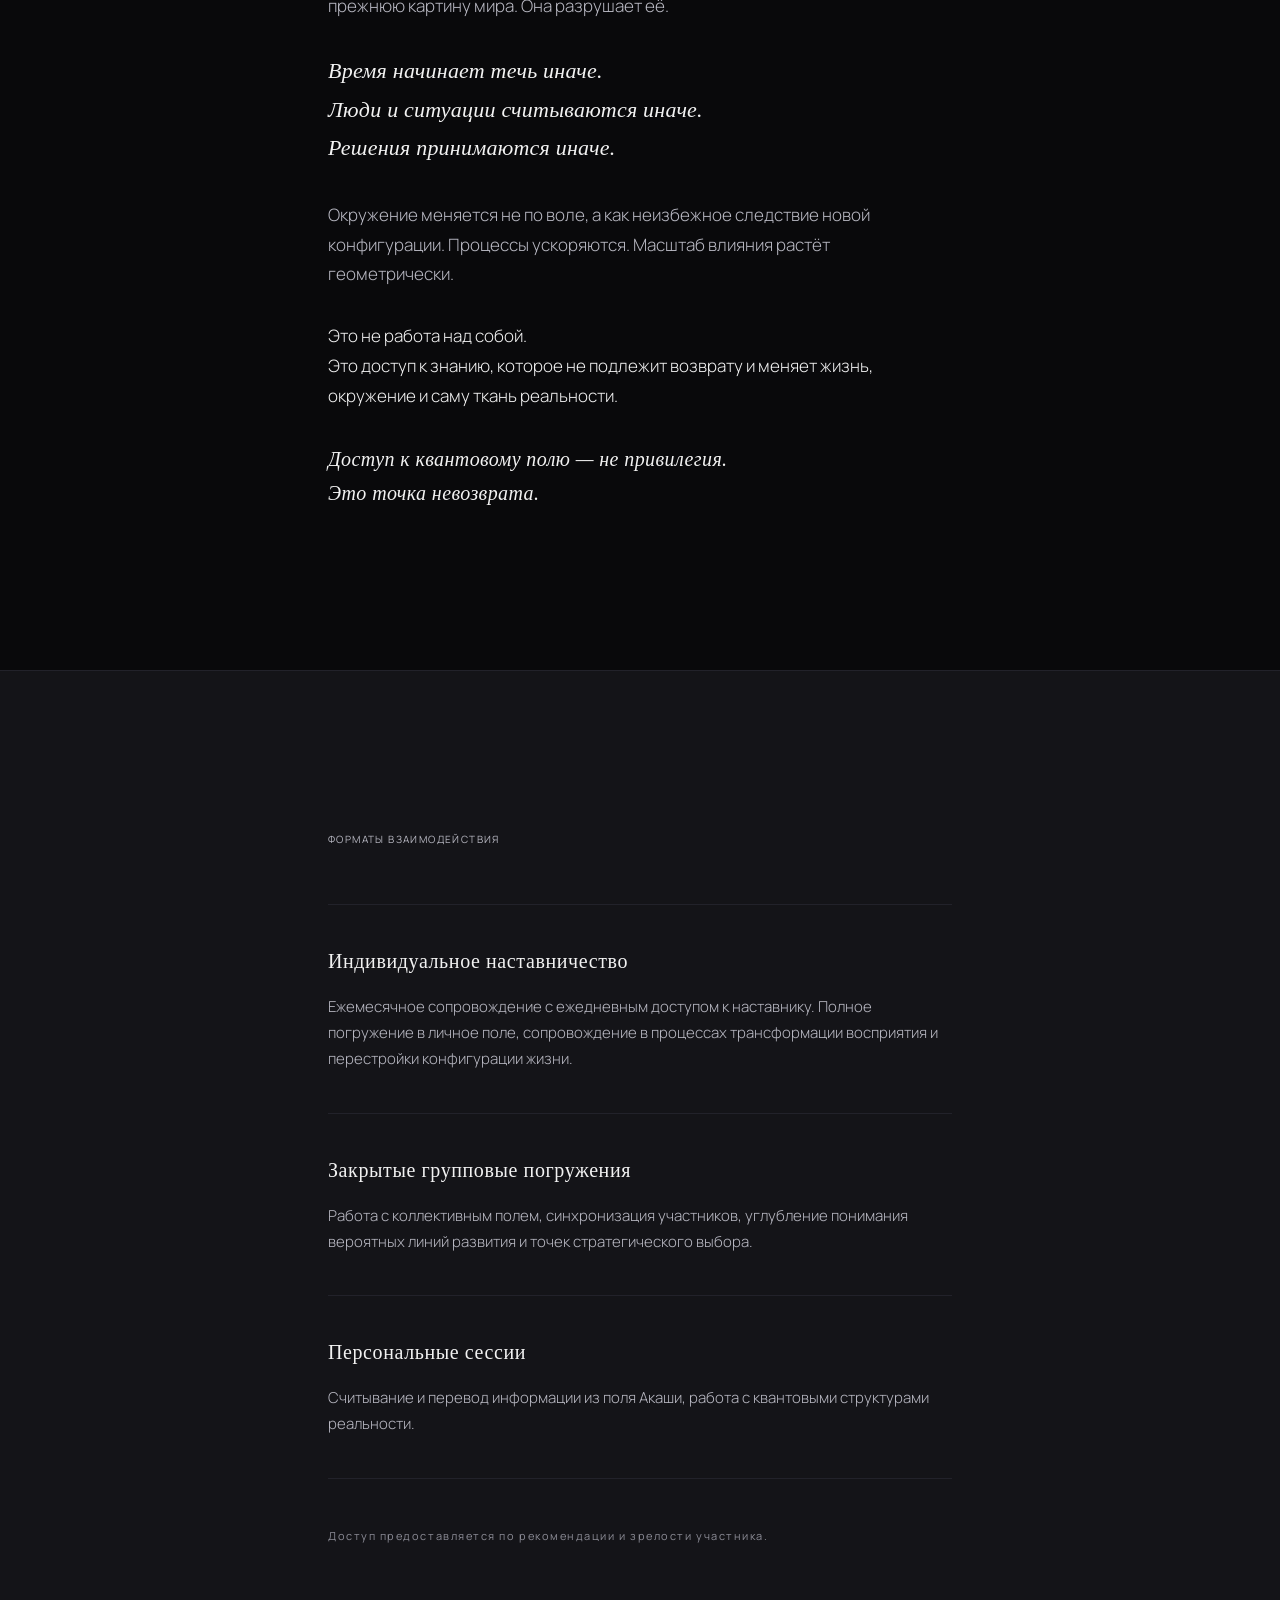
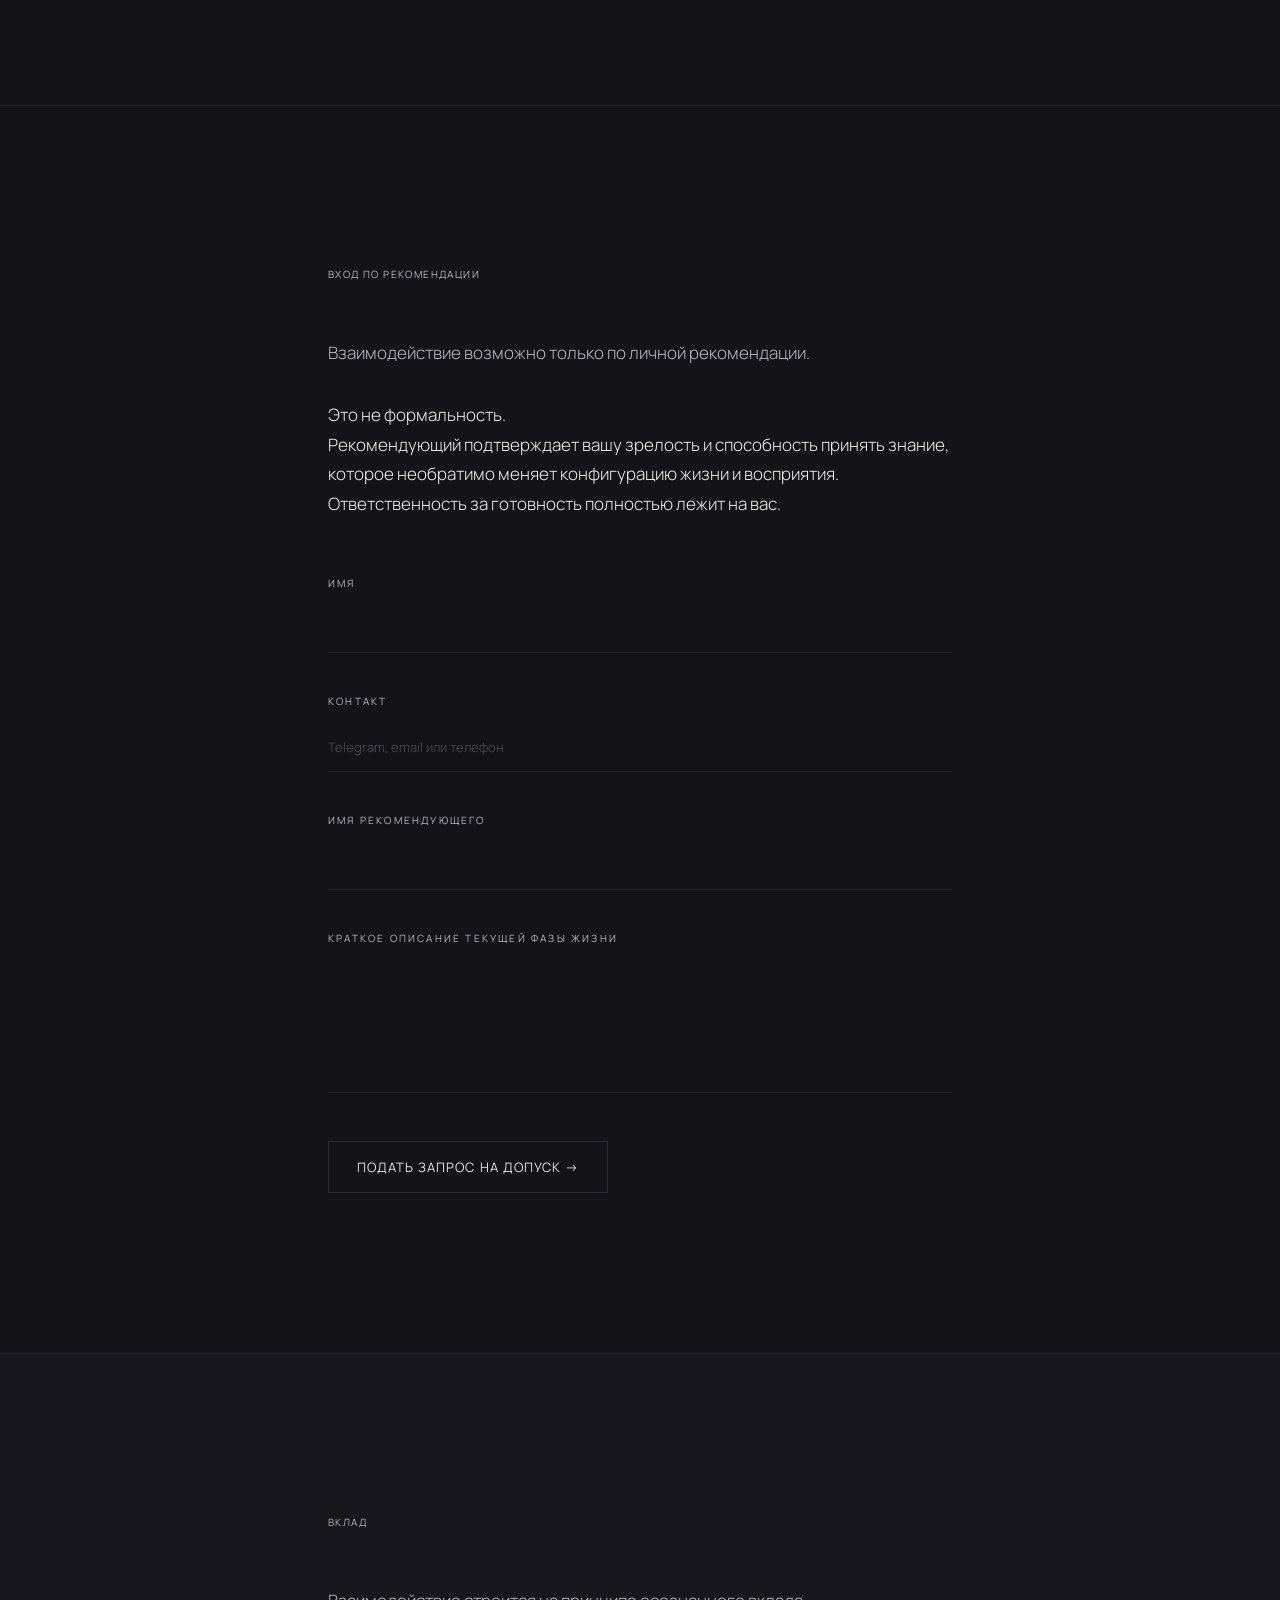
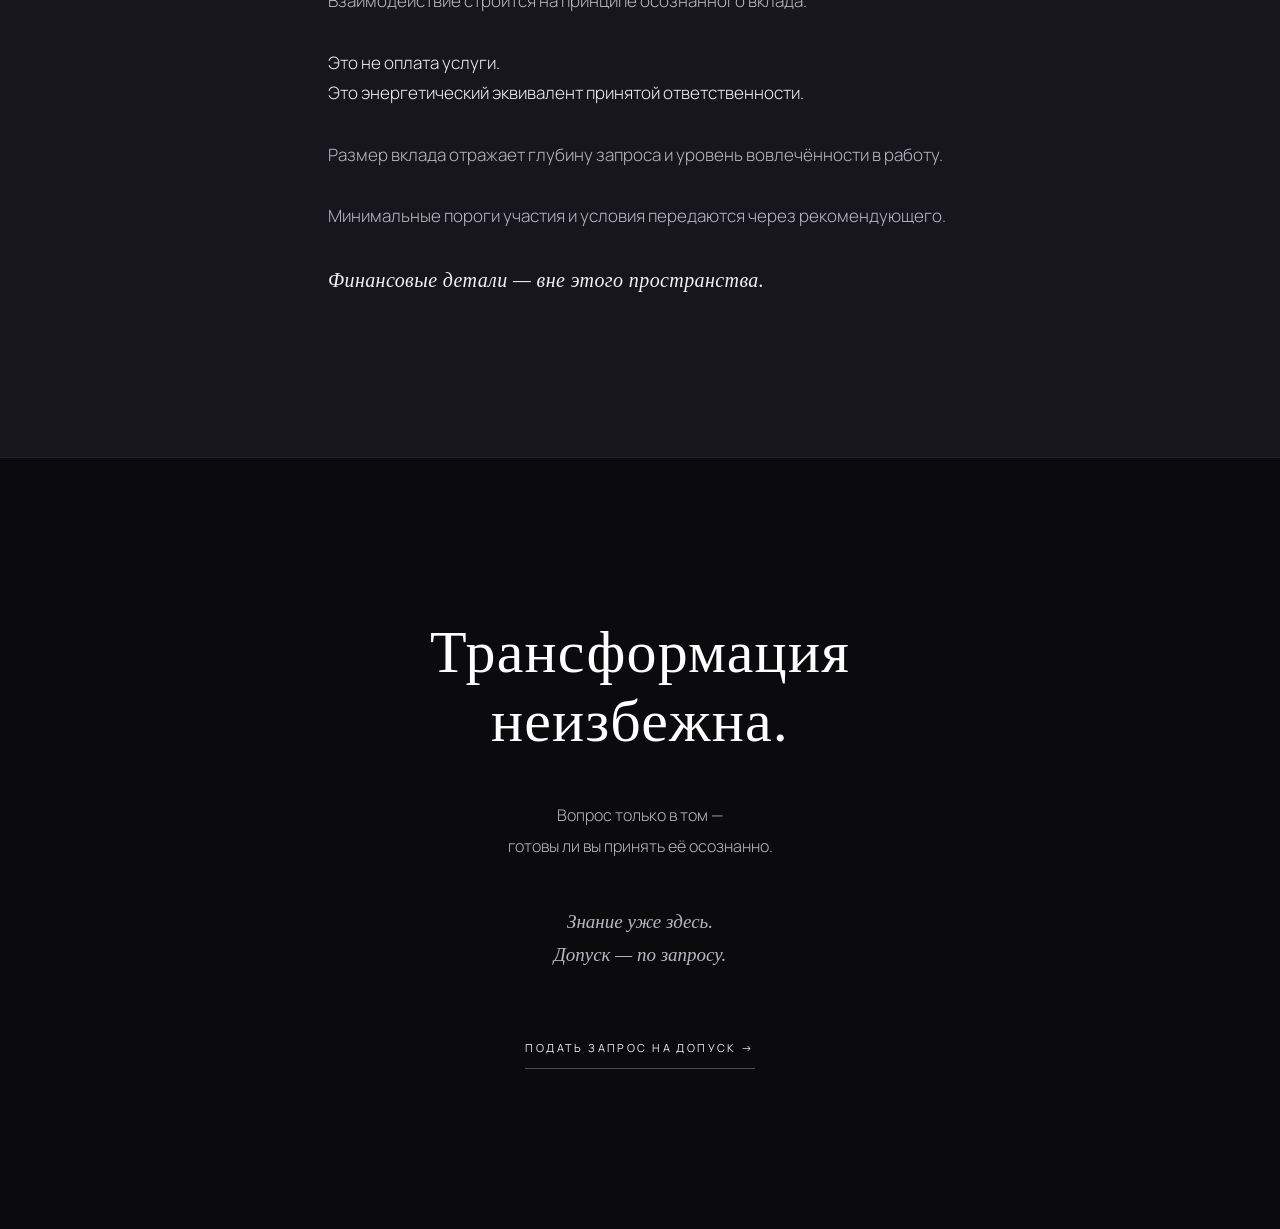
<file: Version_2/index.html>
<!DOCTYPE html>
<html lang="ru">
<head>
    <meta charset="UTF-8">
    <meta name="viewport" content="width=device-width, initial-scale=1.0">
    <meta name="description" content="Наставничество в работе с квантовым полем и полем Акаши. Квантовое сознание, трансформация личности, стратегическое наставничество. Вход по рекомендации.">
    <meta name="keywords" content="квантовое поле, поле Акаши, духовное наставничество, квантовое сознание, трансформация личности, работа с квантовой информацией">
    <meta property="og:title" content="Атисаф — Работа с квантовым полем">
    <meta property="og:description" content="Наставничество во взаимодействии с квантовым полем. Доступ к информации, которая меняет траекторию жизни. Вход по рекомендации.">
    <title>Атисаф — Работа с квантовым полем. Наставничество.</title>
    <link rel="preconnect" href="https://fonts.googleapis.com">
    <link rel="preconnect" href="https://fonts.gstatic.com" crossorigin>
    <link href="https://fonts.googleapis.com/css2?family=Cormorant+Garant:ital,wght@0,300;0,400;1,300;1,400&family=Manrope:wght@300;400&display=swap" rel="stylesheet">
    <link rel="stylesheet" href="style.css">
</head>
<body>

    <!-- ══════════════════════════════════════
         СЕКЦИЯ 0: HERO
    ══════════════════════════════════════ -->
    <section id="hero">
        <canvas id="particles-canvas"></canvas>
        <div class="hero-inner">
            <div class="hero-brand fade-in">АТИСАФ</div>
            <div class="hero-tagline fade-in delay-1">Работа с квантовым полем. Наставничество.</div>
            <div class="hero-body fade-in delay-2">
                <p>Это не помощь и не сопровождение.</p>
                <p>Это доступ к информации квантового поля и поля Акаши,<br>которая меняет траекторию жизни.</p>
                <p class="hero-key">Знание необратимо.</p>
            </div>
            <a href="#recommendation" class="btn-cta fade-in delay-3">Запросить допуск →</a>
        </div>
    </section>

    <!-- ══════════════════════════════════════
         СЕКЦИЯ 1: ЧТО ЗДЕСЬ ПРОИСХОДИТ
    ══════════════════════════════════════ -->
    <section class="section" id="what">
        <div class="container">
            <div class="fade-in">
                <div class="section-label">Что здесь происходит</div>
                <div class="prose">
                    <p>Это наставничество во взаимодействии с квантовым полем — уровнем реальности, где формируются причины событий, а не их последствия.</p>
                    <p>Через работу с полем Акаши происходит считывание и перевод информации, выходящей за пределы линейного времени. Открывается доступ к вероятным вариантам развёртывания и точкам стратегического выбора.</p>
                    <p class="stmt-pair">Это не психологическая поддержка и не духовная практика «для гармонии».<br>Это работа с глубинной структурой создаваемой реальности.</p>
                    <p>В процессе трансформируется восприятие времени, ответственности и собственного масштаба. Скрытое становится явным. Разделение на прошлое, настоящее и будущее уступает месту моменту — источнику создания.</p>
                    <p class="stmt-key">Эта работа не даёт утешения.<br>Она возвращает человека к роли со-творца.</p>
                    <p class="stmt-key">Это не услуга.<br>Это допуск к знанию, которое требует зрелости.</p>
                </div>
            </div>
        </div>
    </section>

    <!-- ══════════════════════════════════════
         СЕКЦИЯ 2: ДЛЯ КОГО
    ══════════════════════════════════════ -->
    <section class="section section-alt" id="for-whom">
        <div class="container">
            <div class="fade-in">
                <div class="section-label">Для кого</div>
                <div class="prose">
                    <p class="stmt-pair">Это пространство не для ищущих утешение.<br>И не для тех, кто собирает впечатления.</p>
                    <p>Это для тех, кто уже несёт ответственность — за решения, от которых зависят люди, структуры и процессы.</p>
                    <p>Для предпринимателей, лидеров и создателей систем, чьи действия формируют среду, а не адаптируются к ней.</p>
                    <p>Для людей в фазе перехода — когда прежний уровень понимания больше не соответствует масштабу задач.</p>
                    <p class="stmt-pair">Здесь не работают из любопытства.<br>Здесь не ищут поддержки и не ждут разрешения.</p>
                    <p>Этот человек уже силён. Он приходит не чтобы стать сильным — он приходит чтобы увидеть то, что прежняя конфигурация ещё не позволяет понять. Чтобы принять ответственность за знание, которое меняет всё вокруг.</p>
                    <p class="stmt-key">Если вы ищете поддержку — это не сюда.<br>Если вы готовы к необратимости — можете подать запрос.</p>
                </div>
            </div>
        </div>
    </section>

    <!-- ══════════════════════════════════════
         СЕКЦИЯ 3: ГЛУБИНА ЗНАНИЯ
    ══════════════════════════════════════ -->
    <section class="section" id="depth">
        <div class="container">
            <div class="fade-in">
                <div class="section-label">Глубина знания</div>
                <div class="prose">
                    <p>Информация, полученная в работе с квантовым полем, не вписывается в прежнюю картину мира. Она разрушает её.</p>
                    <p class="stmt-triple">Время начинает течь иначе.<br>Люди и ситуации считываются иначе.<br>Решения принимаются иначе.</p>
                    <p>Окружение меняется не по воле, а как неизбежное следствие новой конфигурации. Процессы ускоряются. Масштаб влияния растёт геометрически.</p>
                    <p class="stmt-pair">Это не работа над собой.<br>Это доступ к знанию, которое не подлежит возврату и меняет жизнь, окружение и саму ткань реальности.</p>
                    <p class="stmt-key">Доступ к квантовому полю — не привилегия.<br>Это точка невозврата.</p>
                </div>
            </div>
        </div>
    </section>

    <!-- ══════════════════════════════════════
         СЕКЦИЯ 4: ФОРМАТЫ ВЗАИМОДЕЙСТВИЯ
    ══════════════════════════════════════ -->
    <section class="section section-alt" id="formats">
        <div class="container">
            <div class="fade-in">
                <div class="section-label">Форматы взаимодействия</div>
                <div class="formats-list">
                    <div class="format-item">
                        <div class="format-name">Индивидуальное наставничество</div>
                        <div class="format-desc">Ежемесячное сопровождение с ежедневным доступом к наставнику. Полное погружение в личное поле, сопровождение в процессах трансформации восприятия и перестройки конфигурации жизни.</div>
                    </div>
                    <div class="format-item">
                        <div class="format-name">Закрытые групповые погружения</div>
                        <div class="format-desc">Работа с коллективным полем, синхронизация участников, углубление понимания вероятных линий развития и точек стратегического выбора.</div>
                    </div>
                    <div class="format-item">
                        <div class="format-name">Персональные сессии</div>
                        <div class="format-desc">Считывание и перевод информации из поля Акаши, работа с квантовыми структурами реальности.</div>
                    </div>
                </div>
                <p class="formats-note">Доступ предоставляется по рекомендации и зрелости участника.</p>
            </div>
        </div>
    </section>

    <!-- ══════════════════════════════════════
         СЕКЦИЯ 5: ВХОД ПО РЕКОМЕНДАЦИИ
    ══════════════════════════════════════ -->
    <section class="section" id="recommendation">
        <div class="container">
            <div class="fade-in">
                <div class="section-label">Вход по рекомендации</div>
                <div class="prose form-intro">
                    <p>Взаимодействие возможно только по личной рекомендации.</p>
                    <p class="stmt-pair">Это не формальность.<br>Рекомендующий подтверждает вашу зрелость и способность принять знание, которое необратимо меняет конфигурацию жизни и восприятия.<br>Ответственность за готовность полностью лежит на вас.</p>
                </div>

                <!--
                    НАСТРОЙКА ФОРМЫ:
                    1. Зайдите на formspree.io и создайте бесплатный аккаунт
                    2. Создайте новую форму, укажите ваш email
                    3. Скопируйте ID формы и замените YOUR_FORM_ID ниже
                    Пример: action="https://formspree.io/f/mayvlkzb"
                -->
                <form id="access-form" action="https://formspree.io/f/mlgwkkbw" method="POST">
                    <div class="field">
                        <label for="name">Имя</label>
                        <input type="text" id="name" name="name" required autocomplete="off">
                    </div>
                    <div class="field">
                        <label for="contact">Контакт</label>
                        <input type="text" id="contact" name="contact" placeholder="Telegram, email или телефон" required autocomplete="off">
                    </div>
                    <div class="field">
                        <label for="recommender">Имя рекомендующего</label>
                        <input type="text" id="recommender" name="recommender" required autocomplete="off">
                    </div>
                    <div class="field">
                        <label for="phase">Краткое описание текущей фазы жизни</label>
                        <textarea id="phase" name="phase" rows="4" required></textarea>
                    </div>
                    <div class="field-submit">
                        <button type="submit" class="btn-protocol">Подать запрос на допуск →</button>
                    </div>
                </form>

                <div id="form-success" class="form-success" style="display:none;">
                    <p>Запрос принят.<br>Ответ будет направлен через рекомендующего.</p>
                </div>
            </div>
        </div>
    </section>

    <!-- ══════════════════════════════════════
         СЕКЦИЯ 6: ВКЛАД
    ══════════════════════════════════════ -->
    <section class="section section-alt" id="offering">
        <div class="container">
            <div class="fade-in">
                <div class="section-label">Вклад</div>
                <div class="prose">
                    <p>Взаимодействие строится на принципе осознанного вклада.</p>
                    <p class="stmt-pair">Это не оплата услуги.<br>Это энергетический эквивалент принятой ответственности.</p>
                    <p>Размер вклада отражает глубину запроса и уровень вовлечённости в работу.</p>
                    <p>Минимальные пороги участия и условия передаются через рекомендующего.</p>
                    <p class="stmt-key">Финансовые детали — вне этого пространства.</p>
                </div>
            </div>
        </div>
    </section>

    <!-- ══════════════════════════════════════
         СЕКЦИЯ 7: ФИНАЛЬНЫЙ ЭКРАН
    ══════════════════════════════════════ -->
    <section id="final">
        <div class="final-inner fade-in">
            <p class="final-title">Трансформация неизбежна.</p>
            <p class="final-sub">Вопрос только в том —<br>готовы ли вы принять её осознанно.</p>
            <p class="final-note">Знание уже здесь.<br>Допуск — по запросу.</p>
            <a href="#recommendation" class="btn-cta">Подать запрос на допуск →</a>
        </div>
    </section>

    <script src="main.js"></script>
</body>
</html>
</file>
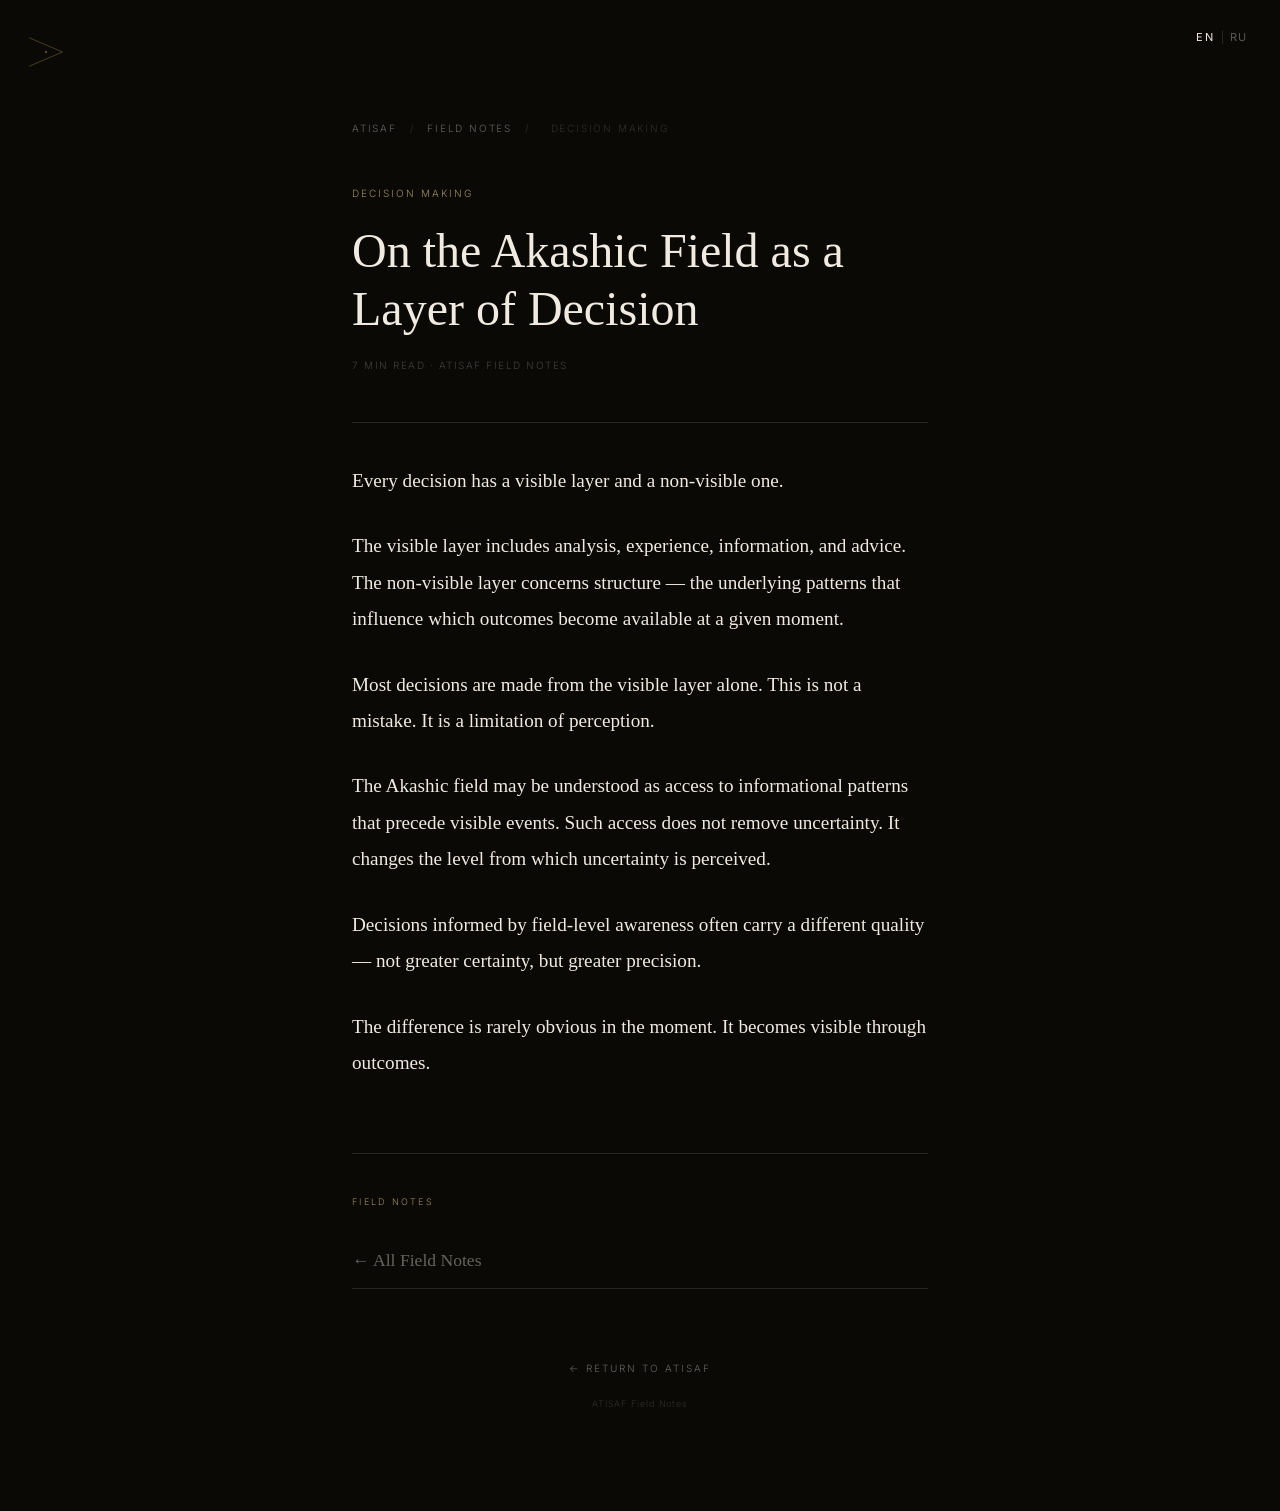
<file: notes/akashic-field-decision/index.html>
<!DOCTYPE html>
<html lang="en">
<head>
<!-- Google tag (gtag.js) -->
<script async src="https://www.googletagmanager.com/gtag/js?id=G-1PYNWFEK0X"></script>
<script>
  window.dataLayer = window.dataLayer || [];
  function gtag(){dataLayer.push(arguments);}
  gtag("js", new Date());
  gtag("config", "G-1PYNWFEK0X");
</script>
    <meta charset="UTF-8">
    <meta name="viewport" content="width=device-width, initial-scale=1.0">
    <meta name="description" content="A reflection on visible and non-visible layers of decision-making, uncertainty, and informational structures beyond linear analysis.">
    <link rel="canonical" href="https://atisaf.com/notes/akashic-field-decision/">
    <meta property="og:title" content="On the Akashic Field as a Layer of Decision | ATISAF Field Notes">
    <meta property="og:url" content="https://atisaf.com/notes/akashic-field-decision/">
    <title>On the Akashic Field as a Layer of Decision | ATISAF Field Notes</title>
    <link rel="icon" type="image/svg+xml" href="../../favicon.svg">
    <link rel="preconnect" href="https://fonts.googleapis.com">
    <link rel="preconnect" href="https://fonts.gstatic.com" crossorigin>
    <link href="https://fonts.googleapis.com/css2?family=Cormorant+Garant:ital,wght@0,300;0,400;0,500;1,300;1,400&family=Inter:wght@300;400&display=swap" rel="stylesheet">
    <style>
        :root {
            --bg:     #0A0906;
            --text:   #F0EAE0;
            --accent: #A08B5A;
            --muted:  rgba(240,234,224,0.4);
            --line:   #2A2520;
            --serif:  "Cormorant Garant", Georgia, serif;
            --sans:   "Inter", system-ui, sans-serif;
        }
        *, *::before, *::after { box-sizing: border-box; margin: 0; padding: 0; }
        html, body { background-color: #0A0906; }
        body {
            color: #F0EAE0;
            font-family: "Inter", system-ui, sans-serif;
            font-size: 16px;
            line-height: 1.7;
            font-weight: 300;
            min-height: 100vh;
        }
        .logo-fixed {
            position: fixed;
            top: 24px;
            left: 28px;
            z-index: 100;
            opacity: 0.7;
            text-decoration: none;
        }
        .logo-fixed svg { width: 36px; height: 56px; }
        .lang-switch {
            position: fixed;
            top: 28px;
            right: 32px;
            display: flex;
            align-items: center;
            gap: 6px;
            z-index: 100;
        }
        .lang-btn {
            background: none;
            border: none;
            font-family: "Inter", system-ui, sans-serif;
            font-size: 11px;
            letter-spacing: 0.15em;
            text-transform: uppercase;
            color: rgba(240,234,224,0.35);
            cursor: pointer;
            padding: 0;
            transition: color 0.3s;
        }
        .lang-btn.active, .lang-btn:hover { color: #F0EAE0; }
        .lang-sep { color: rgba(240,234,224,0.2); font-size: 11px; }
        .container {
            max-width: 640px;
            margin: 0 auto;
            padding: 120px 32px 100px;
        }
        .breadcrumb {
            font-size: 10px;
            letter-spacing: 0.18em;
            text-transform: uppercase;
            color: rgba(240,234,224,0.4);
            margin-bottom: 48px;
        }
        .breadcrumb a {
            color: rgba(240,234,224,0.4);
            text-decoration: none;
            transition: color 0.3s;
        }
        .breadcrumb a:hover { color: #A08B5A; }
        .breadcrumb span { margin: 0 8px; opacity: 0.4; }
        .article-category {
            font-size: 10px;
            letter-spacing: 0.2em;
            text-transform: uppercase;
            color: #A08B5A;
            margin-bottom: 20px;
        }
        .article-title {
            font-family: "Cormorant Garant", Georgia, serif;
            font-size: clamp(2rem, 4.5vw, 3rem);
            font-weight: 300;
            line-height: 1.2;
            color: #F0EAE0;
            margin-bottom: 20px;
        }
        .article-meta {
            font-size: 10px;
            letter-spacing: 0.15em;
            text-transform: uppercase;
            color: rgba(240,234,224,0.4);
            opacity: 0.6;
        }
        .divider {
            border: none;
            border-top: 1px solid #2A2520;
            margin: 40px 0;
        }
        .article-body {
            font-family: "Cormorant Garant", Georgia, serif;
            font-size: clamp(1.05rem, 2vw, 1.2rem);
            line-height: 1.9;
            color: #F0EAE0;
        }
        .article-body p { margin-bottom: 1.5em; }
        .article-body p:last-child { margin-bottom: 0; }
        .related {
            margin-top: 72px;
            padding-top: 40px;
            border-top: 1px solid #2A2520;
        }
        .related-label {
            font-size: 9px;
            letter-spacing: 0.25em;
            text-transform: uppercase;
            color: #A08B5A;
            margin-bottom: 24px;
        }
        .related-link {
            display: block;
            font-family: "Cormorant Garant", Georgia, serif;
            font-size: 1.1rem;
            color: rgba(240,234,224,0.4);
            text-decoration: none;
            padding: 12px 0;
            border-bottom: 1px solid #2A2520;
            transition: color 0.3s;
        }
        .related-link:hover { color: #F0EAE0; }
        .article-footer {
            margin-top: 64px;
            text-align: center;
        }
        .footer-link {
            font-size: 10px;
            letter-spacing: 0.2em;
            text-transform: uppercase;
            color: rgba(240,234,224,0.4);
            text-decoration: none;
            transition: color 0.3s;
        }
        .footer-link:hover { color: #F0EAE0; }
        .source-note {
            font-size: 9px;
            letter-spacing: 0.1em;
            color: rgba(240,234,224,0.4);
            opacity: 0.4;
            margin-top: 16px;
        }
    </style>
</head>
<body>

<a href="https://atisaf.com/" class="logo-fixed" aria-label="ATISAF">
    <svg viewBox="0 0 92 80" fill="none" xmlns="http://www.w3.org/2000/svg">
        <polyline points="4,76 88,40 4,4" stroke="#A08B5A" stroke-width="1.5" fill="none" stroke-linecap="round" stroke-linejoin="round"/>
        <circle cx="46" cy="40" r="2.5" fill="#A08B5A"/>
    </svg>
</a>

<div class="lang-switch">
    <button class="lang-btn" data-lang="en">EN</button>
    <span class="lang-sep">|</span>
    <button class="lang-btn" data-lang="ru">RU</button>
</div>

<div class="container">

    <div class="breadcrumb">
        <a href="https://atisaf.com/">ATISAF</a>
        <span>/</span>
        <a href="/notes/" data-i18n="breadNotes">Field Notes</a>
        <span>/</span>
        <span data-i18n="breadCat">Decision Making</span>
    </div>

    <header style="margin-bottom:48px;">
        <p class="article-category" data-i18n="category">Decision Making</p>
        <h1 class="article-title" data-i18n="articleTitle">On the Akashic Field as a Layer of Decision</h1>
        <p class="article-meta" data-i18n="articleMeta">7 min read · ATISAF Field Notes</p>
    </header>

    <hr class="divider">

    <article class="article-body" id="article-body">
        <p>Every decision has a visible layer and a non-visible one.</p>
        <p>The visible layer includes analysis, experience, information, and advice. The non-visible layer concerns structure — the underlying patterns that influence which outcomes become available at a given moment.</p>
        <p>Most decisions are made from the visible layer alone. This is not a mistake. It is a limitation of perception.</p>
        <p>The Akashic field may be understood as access to informational patterns that precede visible events. Such access does not remove uncertainty. It changes the level from which uncertainty is perceived.</p>
        <p>Decisions informed by field-level awareness often carry a different quality — not greater certainty, but greater precision.</p>
        <p>The difference is rarely obvious in the moment. It becomes visible through outcomes.</p>
    </article>

    <div class="related">
        <p class="related-label" data-i18n="relatedLabel">Field Notes</p>
        <a href="/notes/" class="related-link" data-i18n="relatedAll">← All Field Notes</a>
    </div>

    <footer class="article-footer">
        <a href="https://atisaf.com/" class="footer-link" data-i18n="backHome">← Return to ATISAF</a>
        <p class="source-note" data-i18n="sourceNote">ATISAF Field Notes</p>
    </footer>

</div>

<script>
const t = {
    en: {
        breadNotes: "Field Notes",
        breadCat: "Decision Making",
        category: "Decision Making",
        articleTitle: "On the Akashic Field as a Layer of Decision",
        articleMeta: "7 min read · ATISAF Field Notes",
        relatedLabel: "Field Notes",
        relatedAll: "← All Field Notes",
        backHome: "← Return to ATISAF",
        sourceNote: "ATISAF Field Notes"
    },
    ru: {
        breadNotes: "Записи поля",
        breadCat: "Принятие решений",
        category: "Принятие решений",
        articleTitle: "Поле Акаши как уровень принятия решений",
        articleMeta: "7 мин чтения · ATISAF Записи поля",
        relatedLabel: "Записи поля",
        relatedAll: "← Все записи поля",
        backHome: "← Вернуться на ATISAF",
        sourceNote: "ATISAF Записи поля"
    }
};

const bodyEN = [
    "Every decision has a visible layer and a non-visible one.",
    "The visible layer includes analysis, experience, information, and advice. The non-visible layer concerns structure — the underlying patterns that influence which outcomes become available at a given moment.",
    "Most decisions are made from the visible layer alone. This is not a mistake. It is a limitation of perception.",
    "The Akashic field may be understood as access to informational patterns that precede visible events. Such access does not remove uncertainty. It changes the level from which uncertainty is perceived.",
    "Decisions informed by field-level awareness often carry a different quality — not greater certainty, but greater precision.",
    "The difference is rarely obvious in the moment. It becomes visible through outcomes."
];

const bodyRU = [
    "У каждого решения есть видимый и невидимый уровень.",
    "Видимый уровень включает анализ, опыт, информацию и советы. Невидимый уровень касается структуры — паттернов, влияющих на то, какие исходы становятся доступными в конкретный момент.",
    "Большинство решений принимается только с видимого уровня. Это не ошибка. Это ограничение восприятия.",
    "Поле Акаши можно понять как доступ к информационным паттернам, которые предшествуют видимым событиям. Такой доступ не устраняет неопределённость. Он меняет уровень, с которого неопределённость воспринимается.",
    "Решения, принятые с опорой на осознанность уровня поля, часто обладают иным качеством — не большей уверенностью, а большей точностью.",
    "Разница редко очевидна в момент. Она становится видна через результаты."
];

function applyLang(lang) {
    document.documentElement.lang = lang;
    document.querySelectorAll("[data-i18n]").forEach(el => {
        const key = el.getAttribute("data-i18n");
        if (t[lang] && t[lang][key]) el.innerHTML = t[lang][key];
    });
    const body = document.getElementById("article-body");
    const paragraphs = lang === "ru" ? bodyRU : bodyEN;
    body.innerHTML = paragraphs.map(p => "<p>" + p + "</p>").join("");
    document.querySelectorAll(".lang-btn").forEach(btn => {
        btn.classList.toggle("active", btn.dataset.lang === lang);
    });
    localStorage.setItem("atisaf-lang", lang);
}

const savedLang = localStorage.getItem("atisaf-lang") || "en";
applyLang(savedLang);

document.querySelectorAll(".lang-btn").forEach(btn => {
    btn.addEventListener("click", () => applyLang(btn.dataset.lang));
});
</script>
</body>
</html>
</file>
<file: Redesign_1/style.css>
/* ============================================================
   АТИСАФ — style.css
   Дизайн-концепция «Поле» | Тёмный минимализм
   ============================================================ */

:root {
    --bg:        #0A0906;
    --bg-alt:    #0F0D0B;
    --text:      #F0EAE0;
    --accent:    #A08B5A;
    --muted:     rgba(240, 234, 224, 0.4);
    --line:      #2A2520;
    --serif:     'Cormorant Garant', Georgia, serif;
    --sans:      'Inter', system-ui, sans-serif;
}

/* ── RESET ─────────────────────────────────── */
*, *::before, *::after {
    box-sizing: border-box;
    margin: 0;
    padding: 0;
}

html {
    scroll-behavior: smooth;
}

body {
    background-color: var(--bg);
    color: var(--text);
    font-family: var(--sans);
    font-weight: 300;
    font-size: 16px;
    line-height: 1.75;
    -webkit-font-smoothing: antialiased;
    -moz-osx-font-smoothing: grayscale;
}

/* ── SCROLLBAR ──────────────────────────────── */
::-webkit-scrollbar { width: 3px; }
::-webkit-scrollbar-track { background: var(--bg); }
::-webkit-scrollbar-thumb { background: var(--line); }

/* ── LAYOUT ─────────────────────────────────── */
.container {
    max-width: 640px;
    margin: 0 auto;
    padding: 0 40px;
}

.section {
    padding: 120px 0;
}

.section-alt {
    background-color: var(--bg-alt);
}

/* ── SECTION LABEL ──────────────────────────── */
.section-label {
    font-family: var(--sans);
    font-size: 10px;
    font-weight: 400;
    letter-spacing: 0.38em;
    text-transform: uppercase;
    color: var(--accent);
    margin-bottom: 56px;
}

/* ── PROSE TEXT ─────────────────────────────── */
.prose p {
    font-size: 15px;
    font-weight: 300;
    line-height: 1.95;
    color: var(--text);
    opacity: 0.78;
    margin-bottom: 32px;
}

.prose p:last-child {
    margin-bottom: 0;
}

/* Contrast pairs: "Это не X. / Это Y." */
.stmt-pair {
    opacity: 0.9 !important;
}

/* Triple rhythm in italics */
.stmt-triple {
    font-family: var(--serif) !important;
    font-style: italic !important;
    font-size: 21px !important;
    line-height: 1.75 !important;
    opacity: 1 !important;
    color: var(--text) !important;
    letter-spacing: 0.01em;
}

/* Key declarations */
.stmt-key {
    font-family: var(--serif) !important;
    font-style: italic !important;
    font-size: 19px !important;
    line-height: 1.7 !important;
    opacity: 1 !important;
    color: var(--text) !important;
    letter-spacing: 0.02em;
}

/* ══════════════════════════════════════════════
   HERO
══════════════════════════════════════════════ */
#hero {
    position: relative;
    min-height: 100vh;
    display: flex;
    align-items: center;
    justify-content: center;
    overflow: hidden;
    text-align: center;
}

#particles-canvas {
    position: absolute;
    inset: 0;
    z-index: 0;
}

.hero-inner {
    position: relative;
    z-index: 1;
    max-width: 640px;
    padding: 80px 40px;
}

.hero-brand {
    font-family: var(--serif);
    font-weight: 300;
    font-size: clamp(54px, 13vw, 112px);
    letter-spacing: 0.42em;
    color: var(--text);
    margin-bottom: 36px;
    line-height: 1;
}

.hero-tagline {
    font-family: var(--serif);
    font-weight: 300;
    font-size: clamp(11px, 1.6vw, 14px);
    letter-spacing: 0.22em;
    text-transform: uppercase;
    color: var(--accent);
    margin-bottom: 68px;
}

.hero-body {
    margin-bottom: 72px;
}

.hero-body p {
    font-size: 15px;
    font-weight: 300;
    color: var(--text);
    opacity: 0.7;
    margin-bottom: 18px;
    line-height: 1.9;
}

.hero-key {
    font-family: var(--serif) !important;
    font-style: italic !important;
    font-size: 22px !important;
    opacity: 1 !important;
    margin-top: 44px !important;
    color: var(--text) !important;
    letter-spacing: 0.04em;
}

/* ══════════════════════════════════════════════
   CTA BUTTON
══════════════════════════════════════════════ */
.btn-cta {
    display: inline-block;
    font-family: var(--sans);
    font-size: 11px;
    font-weight: 300;
    letter-spacing: 0.26em;
    text-transform: uppercase;
    color: var(--text);
    text-decoration: none;
    padding-bottom: 10px;
    border-bottom: 1px solid rgba(160, 139, 90, 0.45);
    transition: border-color 0.5s ease;
    cursor: pointer;
    background: none;
    border-top: none;
    border-left: none;
    border-right: none;
    outline: none;
}

.btn-cta:hover {
    border-bottom-color: var(--accent);
}

button.btn-cta {
    padding: 0;
    padding-bottom: 10px;
}

/* ══════════════════════════════════════════════
   FORMATS
══════════════════════════════════════════════ */
.formats-list {
    margin-bottom: 48px;
}

.format-item {
    padding: 40px 0;
    border-bottom: 1px solid var(--line);
}

.format-item:first-child {
    border-top: 1px solid var(--line);
}

.format-name {
    font-family: var(--serif);
    font-weight: 400;
    font-size: 20px;
    letter-spacing: 0.03em;
    color: var(--text);
    margin-bottom: 16px;
}

.format-desc {
    font-size: 14px;
    font-weight: 300;
    line-height: 1.9;
    color: var(--text);
    opacity: 0.6;
}

.formats-note {
    font-size: 11px;
    font-weight: 300;
    letter-spacing: 0.15em;
    color: var(--accent);
    opacity: 0.85;
}

/* ══════════════════════════════════════════════
   FORM
══════════════════════════════════════════════ */
.form-intro {
    margin-bottom: 56px;
}

#access-form {
    display: flex;
    flex-direction: column;
    gap: 40px;
}

.field {
    display: flex;
    flex-direction: column;
    gap: 12px;
}

.field label {
    font-size: 10px;
    font-weight: 400;
    letter-spacing: 0.3em;
    text-transform: uppercase;
    color: var(--accent);
}

.field input,
.field textarea {
    background: transparent;
    border: none;
    border-bottom: 1px solid var(--line);
    color: var(--text);
    font-family: var(--sans);
    font-size: 14px;
    font-weight: 300;
    padding: 14px 0;
    outline: none;
    width: 100%;
    transition: border-color 0.35s ease;
    caret-color: var(--accent);
}

.field input::placeholder,
.field textarea::placeholder {
    color: var(--muted);
    font-size: 13px;
}

.field input:focus,
.field textarea:focus {
    border-bottom-color: var(--accent);
}

.field textarea {
    resize: none;
    line-height: 1.75;
    min-height: 80px;
}

.field-submit {
    padding-top: 8px;
}

.form-success {
    margin-top: 56px;
    padding-top: 56px;
    border-top: 1px solid var(--line);
}

.form-success p {
    font-family: var(--serif);
    font-style: italic;
    font-size: 22px;
    line-height: 1.7;
    color: var(--text);
    opacity: 0.75;
}

/* ══════════════════════════════════════════════
   FINAL SECTION
══════════════════════════════════════════════ */
#final {
    min-height: 85vh;
    display: flex;
    align-items: center;
    justify-content: center;
    text-align: center;
    padding: 120px 40px;
}

.final-inner {
    max-width: 560px;
}

.final-title {
    font-family: var(--serif);
    font-weight: 300;
    font-size: clamp(34px, 6vw, 60px);
    letter-spacing: 0.04em;
    color: var(--text);
    margin-bottom: 44px;
    line-height: 1.15;
}

.final-sub {
    font-size: 15px;
    font-weight: 300;
    color: var(--text);
    opacity: 0.65;
    line-height: 1.9;
    margin-bottom: 44px;
}

.final-note {
    font-family: var(--serif);
    font-style: italic;
    font-size: 19px;
    color: var(--text);
    opacity: 0.55;
    line-height: 1.75;
    margin-bottom: 60px;
}

/* ══════════════════════════════════════════════
   FADE-IN ANIMATION
══════════════════════════════════════════════ */
.fade-in {
    opacity: 0;
    transform: translateY(28px);
    transition: opacity 1s ease, transform 1s ease;
}

.fade-in.delay-1 { transition-delay: 0.25s; }
.fade-in.delay-2 { transition-delay: 0.5s; }
.fade-in.delay-3 { transition-delay: 0.75s; }

.fade-in.visible {
    opacity: 1;
    transform: translateY(0);
}

/* ══════════════════════════════════════════════
   RESPONSIVE
══════════════════════════════════════════════ */
/* ── Блок ориентации (без рекомендации) ── */
#no-recommendation {
    opacity: 0.9;
}

.orientation-note {
    font-size: 0.82em;
    letter-spacing: 0.08em;
    color: rgba(255,255,255,0.35);
    margin-top: 2em;
    font-style: italic;
}

.btn-orientation {
    background: transparent;
    border: none;
    border-bottom: 1px solid rgba(255,255,255,0.3);
    color: rgba(255,255,255,0.55);
    font-family: inherit;
    font-size: 0.78em;
    letter-spacing: 0.14em;
    text-transform: uppercase;
    padding: 0.3em 0;
    cursor: pointer;
    transition: color 0.3s, border-color 0.3s;
}

.btn-orientation:hover {
    color: rgba(255,255,255,0.85);
    border-color: rgba(255,255,255,0.6);
}

#orientation-form {
    display: flex;
    flex-direction: column;
    gap: 40px;
}

@media (max-width: 640px) {
    .section {
        padding: 80px 0;
    }
    .container {
        padding: 0 24px;
    }
    #final {
        padding: 80px 24px;
    }
    .hero-inner {
        padding: 80px 24px;
    }
    .hero-brand {
        letter-spacing: 0.28em;
    }
    .stmt-triple {
        font-size: 18px !important;
    }
    .stmt-key {
        font-size: 17px !important;
    }
}

/* ══════════════════════════════════════════════
   LANGUAGE SWITCHER
══════════════════════════════════════════════ */
.lang-switcher {
    position: fixed;
    top: 28px;
    right: 36px;
    z-index: 100;
    display: flex;
    align-items: center;
    gap: 6px;
}
.lang-btn {
    background: none;
    border: none;
    color: rgba(255,255,255,0.3);
    font-family: inherit;
    font-size: 0.7em;
    letter-spacing: 0.14em;
    cursor: pointer;
    padding: 0;
    transition: color 0.3s;
}
.lang-btn:hover { color: rgba(255,255,255,0.7); }
.lang-btn.active { color: rgba(255,255,255,0.75); }
.lang-sep { color: rgba(255,255,255,0.15); font-size: 0.7em; }

/* ══════════════════════════════════════════════
   DEPTH SECTION NARROW
══════════════════════════════════════════════ */
#depth .container { max-width: 600px; margin: 0 auto; }

/* ══════════════════════════════════════════════
   FINAL EXTRA
══════════════════════════════════════════════ */
.final-extra {
    font-size: 0.85em;
    letter-spacing: 0.04em;
    color: rgba(255,255,255,0.3);
    margin-top: 1.5em;
    font-style: italic;
}

/* ══════════════════════════════════════════════
   AUTHORITY SIGNAL
══════════════════════════════════════════════ */
.authority-signal {
    text-align: center;
    padding: 40px 24px 60px;
    opacity: 0.18;
    font-size: 0.72em;
    letter-spacing: 0.08em;
    line-height: 2;
}

/* ══════════════════════════════════════════════
   ORIENTATION BLOCK
══════════════════════════════════════════════ */
.orientation-section { padding: 60px 0; }

.orientation-toggle,
.orientation-deeper-toggle {
    background: none;
    border: none;
    color: rgba(255,255,255,0.3);
    font-family: inherit;
    font-size: 0.72em;
    letter-spacing: 0.14em;
    text-transform: uppercase;
    cursor: pointer;
    padding: 0;
    display: block;
    transition: color 0.3s;
}

.orientation-toggle:hover,
.orientation-deeper-toggle:hover {
    color: rgba(255,255,255,0.6);
}

.orientation-content {
    max-height: 0;
    overflow: hidden;
    opacity: 0;
    transition: max-height 0.7s ease, opacity 0.5s ease;
}

.orientation-block.open .orientation-content {
    max-height: 2000px;
    opacity: 1;
}

.orientation-text p {
    color: rgba(255,255,255,0.45);
    font-size: 0.92em;
    line-height: 2;
    margin: 20px 0;
    letter-spacing: 0.02em;
}

.orientation-deeper-toggle {
    margin-top: 32px;
    margin-bottom: 0;
    color: rgba(255,255,255,0.2);
}

.orientation-deeper {
    max-height: 0;
    overflow: hidden;
    opacity: 0;
    transition: max-height 0.8s ease, opacity 0.6s ease;
    margin-top: 0;
}

.orientation-deeper.open {
    max-height: 2000px;
    opacity: 1;
    margin-top: 32px;
}

.orientation-deeper p {
    color: rgba(168,168,179,0.7);
    font-size: 0.86em;
    line-height: 2.1;
    margin: 18px 0;
    letter-spacing: 0.02em;
}

/* ══════════════════════════════════════════════
   MICRO-BRIDGES & SILENT CTAs
══════════════════════════════════════════════ */
.section-bridge {
    text-align: center;
    padding: 20px 24px 0;
}

.section-bridge p {
    color: rgba(255,255,255,0.22);
    font-size: 0.8em;
    letter-spacing: 0.1em;
    font-style: italic;
    line-height: 1.8;
}

.silent-cta {
    text-align: center;
    padding: 40px 0 0;
}

.silent-cta a,
.deeper-cta a {
    color: rgba(255,255,255,0.2);
    text-decoration: none;
    font-size: 0.72em;
    letter-spacing: 0.18em;
    text-transform: uppercase;
    border-bottom: 1px solid rgba(255,255,255,0.1);
    padding-bottom: 2px;
    transition: color 0.3s, border-color 0.3s;
}

.silent-cta a:hover,
.deeper-cta a:hover {
    color: rgba(255,255,255,0.5);
    border-color: rgba(255,255,255,0.3);
}

.deeper-cta {
    margin-top: 32px;
    padding-top: 24px;
    border-top: 1px solid rgba(255,255,255,0.05);
    text-align: center;
}

.deeper-cta p {
    color: rgba(255,255,255,0.25);
    font-size: 0.82em;
    font-style: italic;
    margin-bottom: 16px;
    letter-spacing: 0.03em;
    line-height: 1.8;
}

.final-signal {
    color: rgba(255,255,255,0.25);
    font-size: 0.82em;
    font-style: italic;
    letter-spacing: 0.04em;
    margin-bottom: 32px;
}

/* ══════════════════════════════════════════════
   UX MESSAGE (behavioural triggers)
══════════════════════════════════════════════ */
.ux-message {
    position: fixed;
    bottom: 36px;
    left: 36px;
    max-width: 300px;
    background: rgba(8,8,10,0.92);
    border: 1px solid rgba(255,255,255,0.07);
    padding: 18px 22px;
    color: rgba(255,255,255,0.55);
    font-size: 0.78em;
    line-height: 1.75;
    letter-spacing: 0.03em;
    opacity: 0;
    transform: translateY(12px);
    transition: opacity 0.5s ease, transform 0.5s ease;
    z-index: 200;
    pointer-events: auto;
}

.ux-message.visible {
    opacity: 1;
    transform: translateY(0);
}

.ux-message p { margin: 0 0 8px; }

.ux-message a {
    color: rgba(255,255,255,0.35);
    text-decoration: none;
    font-size: 0.9em;
    letter-spacing: 0.12em;
    text-transform: uppercase;
    border-bottom: 1px solid rgba(255,255,255,0.15);
    padding-bottom: 1px;
    transition: color 0.3s;
}

.ux-message a:hover { color: rgba(255,255,255,0.7); }

@media (max-width: 640px) {
    .ux-message {
        left: 16px;
        right: 16px;
        max-width: none;
        bottom: 20px;
    }
}

.logo-mark {
  display: block;
  margin: 0 auto 8px;
  opacity: 0.9;
}

.logo-header {
  position: fixed;
  top: 24px;
  left: 28px;
  z-index: 100;
  opacity: 0.7;
}
</file>
<file: Version_2/style.css>
/* ============================================================
   АТИСАФ — style.css
   Концепция «Private Intellectual Club» | Luxury Depth System
   ============================================================ */

:root {
    --bg:             #0B0B0D;
    --bg-alt:         #141418;
    --text:           #F2F2F2;
    --text-secondary: #B8B8C2;
    --text-muted:     #8C8C96;
    --accent:         #E5E5E8;
    --muted:          rgba(140, 140, 150, 0.45);
    --line:           #22222A;
    --serif:          'Cormorant Garant', Georgia, serif;
    --sans:           'Manrope', system-ui, sans-serif;
}

/* ── RESET ─────────────────────────────────── */
*, *::before, *::after {
    box-sizing: border-box;
    margin: 0;
    padding: 0;
}

html {
    scroll-behavior: smooth;
}

body {
    background-color: var(--bg);
    color: var(--text);
    font-family: var(--sans);
    font-weight: 300;
    font-size: 18px;
    line-height: 1.65;
    -webkit-font-smoothing: antialiased;
    -moz-osx-font-smoothing: grayscale;
}

/* ── SCROLLBAR ──────────────────────────────── */
::-webkit-scrollbar { width: 3px; }
::-webkit-scrollbar-track { background: var(--bg); }
::-webkit-scrollbar-thumb { background: var(--line); }

/* ── LAYOUT ─────────────────────────────────── */
.container {
    max-width: 720px;
    margin: 0 auto;
    padding: 0 48px;
}

.section {
    padding: 160px 0;
}

/* ── SECTION DIVIDERS ───────────────────────── */
section + section {
    border-top: 1px solid var(--line);
}

/* ── SECTION BACKGROUNDS ────────────────────── */
#hero           { background-color: #0B0B0D; }
#what           { background-color: #141418; }
#for-whom       { background-color: #1A1A1F; }
#depth          { background-color: #09090B; }
#formats        { background-color: #141418; }
#recommendation { background-color: #141418; }
#offering       { background-color: #16161C; }
#final          { background-color: #0B0B0D; }

.section-alt {
    background-color: inherit;
}

/* ── SECTION LABEL ──────────────────────────── */
.section-label {
    font-family: var(--sans);
    font-size: 10px;
    font-weight: 400;
    letter-spacing: 0.14em;
    text-transform: uppercase;
    color: var(--text-secondary);
    margin-bottom: 56px;
}

/* ── PROSE TEXT ─────────────────────────────── */
.prose p {
    font-size: 17px;
    font-weight: 300;
    line-height: 1.75;
    color: var(--text-secondary);
    margin-bottom: 32px;
}

.prose p:last-child {
    margin-bottom: 0;
}

/* Contrast pairs */
.stmt-pair {
    color: var(--text) !important;
}

/* Triple rhythm in italics */
.stmt-triple {
    font-family: var(--serif) !important;
    font-style: italic !important;
    font-size: 22px !important;
    line-height: 1.75 !important;
    color: var(--text) !important;
    letter-spacing: 0.01em;
}

/* Key declarations */
.stmt-key {
    font-family: var(--serif) !important;
    font-style: italic !important;
    font-size: 20px !important;
    line-height: 1.7 !important;
    color: var(--text) !important;
    letter-spacing: 0.02em;
}

/* ══════════════════════════════════════════════
   HERO
══════════════════════════════════════════════ */
#hero {
    position: relative;
    min-height: 100vh;
    display: flex;
    align-items: center;
    justify-content: center;
    overflow: hidden;
    text-align: center;
}

#particles-canvas {
    position: absolute;
    inset: 0;
    z-index: 0;
}

.hero-inner {
    position: relative;
    z-index: 1;
    max-width: 720px;
    padding: 80px 48px;
}

.hero-brand {
    font-family: var(--serif);
    font-weight: 300;
    font-size: clamp(54px, 13vw, 112px);
    letter-spacing: 0.42em;
    color: var(--text);
    margin-bottom: 36px;
    line-height: 1;
}

.hero-tagline {
    font-family: var(--serif);
    font-weight: 300;
    font-size: clamp(11px, 1.6vw, 14px);
    letter-spacing: 0.1em;
    text-transform: uppercase;
    color: var(--text-secondary);
    margin-bottom: 68px;
}

.hero-body {
    margin-bottom: 72px;
}

.hero-body p {
    font-size: 16px;
    font-weight: 300;
    color: var(--text-secondary);
    margin-bottom: 18px;
    line-height: 1.9;
}

.hero-key {
    font-family: var(--serif) !important;
    font-style: italic !important;
    font-size: 22px !important;
    color: var(--text) !important;
    margin-top: 44px !important;
    letter-spacing: 0.04em;
}

/* ══════════════════════════════════════════════
   CTA BUTTON — WHISPER (Hero / Final)
══════════════════════════════════════════════ */
.btn-cta {
    display: inline-block;
    font-family: var(--sans);
    font-size: 11px;
    font-weight: 400;
    letter-spacing: 0.22em;
    text-transform: uppercase;
    color: var(--text);
    text-decoration: none;
    padding-bottom: 10px;
    border-bottom: 1px solid rgba(229, 229, 232, 0.3);
    transition: border-color 0.5s ease;
    cursor: pointer;
    background: none;
    border-top: none;
    border-left: none;
    border-right: none;
    outline: none;
}

.btn-cta:hover {
    border-bottom-color: var(--accent);
}

/* ══════════════════════════════════════════════
   CTA BUTTON — PROTOCOL (Form submit)
══════════════════════════════════════════════ */
.btn-protocol {
    display: inline-block;
    font-family: var(--sans);
    font-size: 13px;
    font-weight: 400;
    letter-spacing: 0.08em;
    text-transform: uppercase;
    color: #E5E5E8;
    background: transparent;
    border: 1px solid #2A2A32;
    padding: 16px 28px;
    cursor: pointer;
    transition: background-color 0.25s ease, color 0.25s ease, border-color 0.25s ease;
    outline: none;
}

.btn-protocol:hover {
    background-color: #1E1E24;
    color: #FFFFFF;
    border-color: #3A3A44;
}

/* ══════════════════════════════════════════════
   FORMATS
══════════════════════════════════════════════ */
.formats-list {
    margin-bottom: 48px;
}

.format-item {
    padding: 40px 0;
    border-bottom: 1px solid var(--line);
}

.format-item:first-child {
    border-top: 1px solid var(--line);
}

.format-name {
    font-family: var(--serif);
    font-weight: 400;
    font-size: 20px;
    letter-spacing: 0.03em;
    color: var(--text);
    margin-bottom: 16px;
}

.format-desc {
    font-size: 15px;
    font-weight: 300;
    line-height: 1.75;
    color: var(--text-secondary);
}

.formats-note {
    font-size: 11px;
    font-weight: 400;
    letter-spacing: 0.14em;
    color: var(--text-muted);
}

/* ══════════════════════════════════════════════
   FORM
══════════════════════════════════════════════ */
.form-intro {
    margin-bottom: 56px;
}

#access-form {
    display: flex;
    flex-direction: column;
    gap: 40px;
}

.field {
    display: flex;
    flex-direction: column;
    gap: 12px;
}

.field label {
    font-size: 10px;
    font-weight: 400;
    letter-spacing: 0.22em;
    text-transform: uppercase;
    color: var(--text-secondary);
}

.field input,
.field textarea {
    background: transparent;
    border: none;
    border-bottom: 1px solid var(--line);
    color: var(--text);
    font-family: var(--sans);
    font-size: 15px;
    font-weight: 300;
    padding: 14px 0;
    outline: none;
    width: 100%;
    transition: border-color 0.35s ease;
    caret-color: var(--accent);
}

.field input::placeholder,
.field textarea::placeholder {
    color: var(--muted);
    font-size: 13px;
}

.field input:focus,
.field textarea:focus {
    border-bottom-color: #FFFFFF;
}

.field textarea {
    resize: none;
    line-height: 1.75;
    min-height: 80px;
}

.field-submit {
    padding-top: 8px;
}

.form-success {
    margin-top: 56px;
    padding-top: 56px;
    border-top: 1px solid var(--line);
}

.form-success p {
    font-family: var(--serif);
    font-style: italic;
    font-size: 22px;
    line-height: 1.7;
    color: var(--text);
    opacity: 0.75;
}

/* ══════════════════════════════════════════════
   FINAL SECTION
══════════════════════════════════════════════ */
#final {
    min-height: 85vh;
    display: flex;
    align-items: center;
    justify-content: center;
    text-align: center;
    padding: 160px 48px;
}

.final-inner {
    max-width: 580px;
}

.final-title {
    font-family: var(--serif);
    font-weight: 300;
    font-size: clamp(34px, 6vw, 60px);
    letter-spacing: 0.02em;
    color: #FFFFFF;
    margin-bottom: 44px;
    line-height: 1.15;
}

.final-sub {
    font-size: 16px;
    font-weight: 300;
    color: var(--text-secondary);
    line-height: 1.9;
    margin-bottom: 44px;
}

.final-note {
    font-family: var(--serif);
    font-style: italic;
    font-size: 19px;
    color: var(--text-secondary);
    line-height: 1.75;
    margin-bottom: 60px;
}

/* ══════════════════════════════════════════════
   FADE-IN ANIMATION
══════════════════════════════════════════════ */
.fade-in {
    opacity: 0;
    transform: translateY(28px);
    transition: opacity 1s ease, transform 1s ease;
}

.fade-in.delay-1 { transition-delay: 0.25s; }
.fade-in.delay-2 { transition-delay: 0.5s; }
.fade-in.delay-3 { transition-delay: 0.75s; }

.fade-in.visible {
    opacity: 1;
    transform: translateY(0);
}

/* ══════════════════════════════════════════════
   RESPONSIVE
══════════════════════════════════════════════ */
@media (max-width: 640px) {
    .section {
        padding: 100px 0;
    }
    .container {
        padding: 0 24px;
    }
    #final {
        padding: 100px 24px;
    }
    .hero-inner {
        padding: 80px 24px;
    }
    .hero-brand {
        letter-spacing: 0.28em;
    }
    .stmt-triple {
        font-size: 19px !important;
    }
    .stmt-key {
        font-size: 18px !important;
    }
}
</file>
